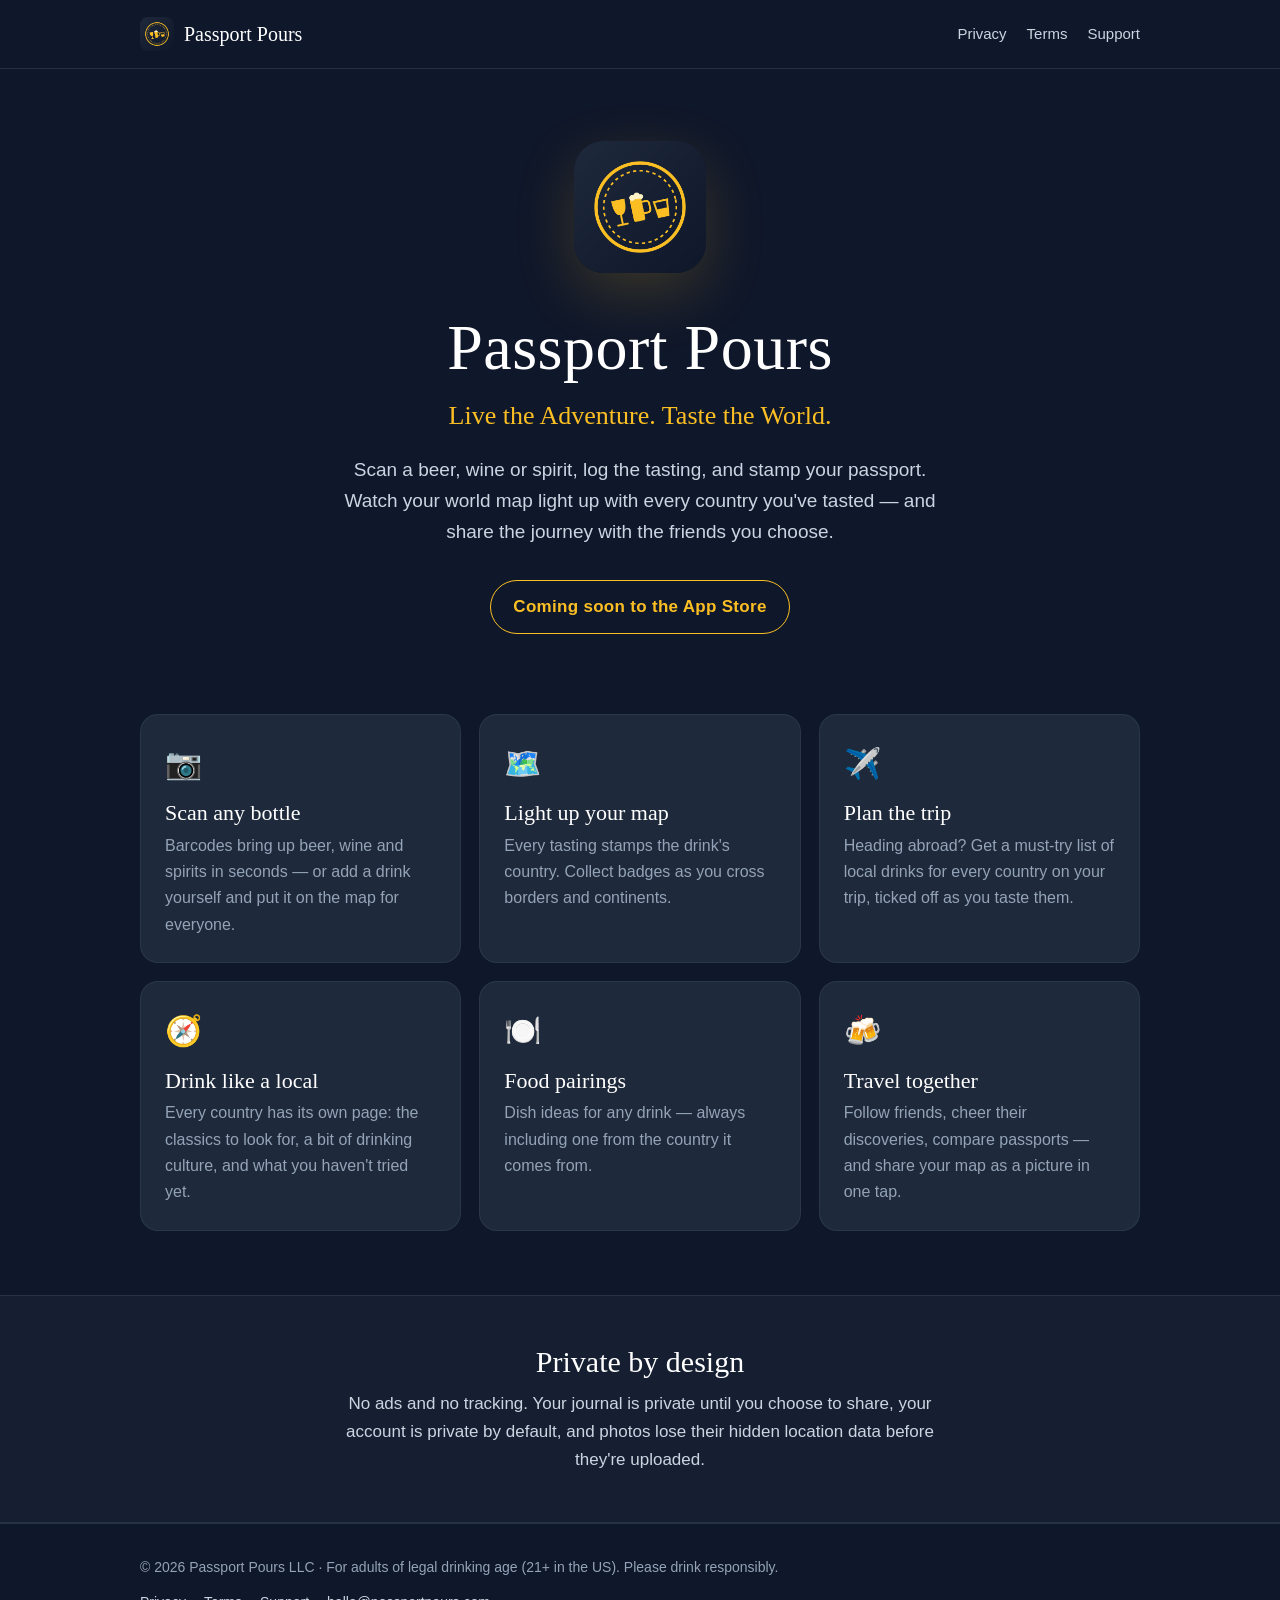
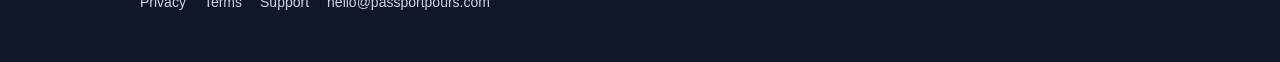
<file: index.html>
<!doctype html>
<html lang="en">
<head>
  <meta charset="utf-8" />
  <meta name="viewport" content="width=device-width, initial-scale=1" />
  <title>Passport Pours — Live the Adventure. Taste the World.</title>
  <meta name="description" content="Scan beer, wine and spirits, keep a tasting journal, and light up your world map. Coming soon to the App Store." />
  <meta name="theme-color" content="#0f172a" />
  
  <link rel="icon" href="/favicon.png" />
  <link rel="apple-touch-icon" href="/icon.png" />
  <link rel="stylesheet" href="/styles.css" />
</head>
<body>
  
  <header class="site-header">
    <div class="wrap">
      <a class="brand" href="/"><img src="/icon.png" alt="" width="34" height="34" />Passport Pours</a>
      <nav class="nav" aria-label="Main">
        <a href="/privacy/">Privacy</a>
        <a href="/terms/" class="hide-sm">Terms</a>
        <a href="/support/">Support</a>
      </nav>
    </div>
  </header>
  <main>
<section class="hero wrap">
  <img class="icon" src="/icon.png" alt="Passport Pours app icon: a gold passport stamp with a wine glass, beer mug and tumbler" width="132" height="132" />
  <h1>Passport Pours</h1>
  <p class="slogan">Live the Adventure. Taste the World.</p>
  <p class="lede">
    Scan a beer, wine or spirit, log the tasting, and stamp your passport. Watch your world map light up with every
    country you've tasted — and share the journey with the friends you choose.
  </p>
  <span class="badge-soon">Coming soon to the App Store</span>
</section>

<section class="wrap features" aria-label="Features">
  <div class="card">
    <div class="emoji">📷</div>
    <h3>Scan any bottle</h3>
    <p>Barcodes bring up beer, wine and spirits in seconds — or add a drink yourself and put it on the map for everyone.</p>
  </div>
  <div class="card">
    <div class="emoji">🗺️</div>
    <h3>Light up your map</h3>
    <p>Every tasting stamps the drink's country. Collect badges as you cross borders and continents.</p>
  </div>
  <div class="card">
    <div class="emoji">✈️</div>
    <h3>Plan the trip</h3>
    <p>Heading abroad? Get a must-try list of local drinks for every country on your trip, ticked off as you taste them.</p>
  </div>
  <div class="card">
    <div class="emoji">🧭</div>
    <h3>Drink like a local</h3>
    <p>Every country has its own page: the classics to look for, a bit of drinking culture, and what you haven't tried yet.</p>
  </div>
  <div class="card">
    <div class="emoji">🍽️</div>
    <h3>Food pairings</h3>
    <p>Dish ideas for any drink — always including one from the country it comes from.</p>
  </div>
  <div class="card">
    <div class="emoji">🍻</div>
    <h3>Travel together</h3>
    <p>Follow friends, cheer their discoveries, compare passports — and share your map as a picture in one tap.</p>
  </div>
</section>

<section class="band">
  <div class="wrap">
    <h2>Private by design</h2>
    <p>
      No ads and no tracking. Your journal is private until you choose to share, your account is private by default, and
      photos lose their hidden location data before they're uploaded.
    </p>
  </div>
</section>

  </main>
  <footer class="site-footer">
    <div class="wrap">
      <div>© 2026 Passport Pours LLC · For adults of legal drinking age (21+ in the US). Please drink responsibly.</div>
      <nav aria-label="Footer">
        <a href="/privacy/">Privacy</a>
        <a href="/terms/">Terms</a>
        <a href="/support/">Support</a>
        <a href="mailto:hello@passportpours.com">hello@passportpours.com</a>
      </nav>
    </div>
  </footer>
</body>
</html>
</file>
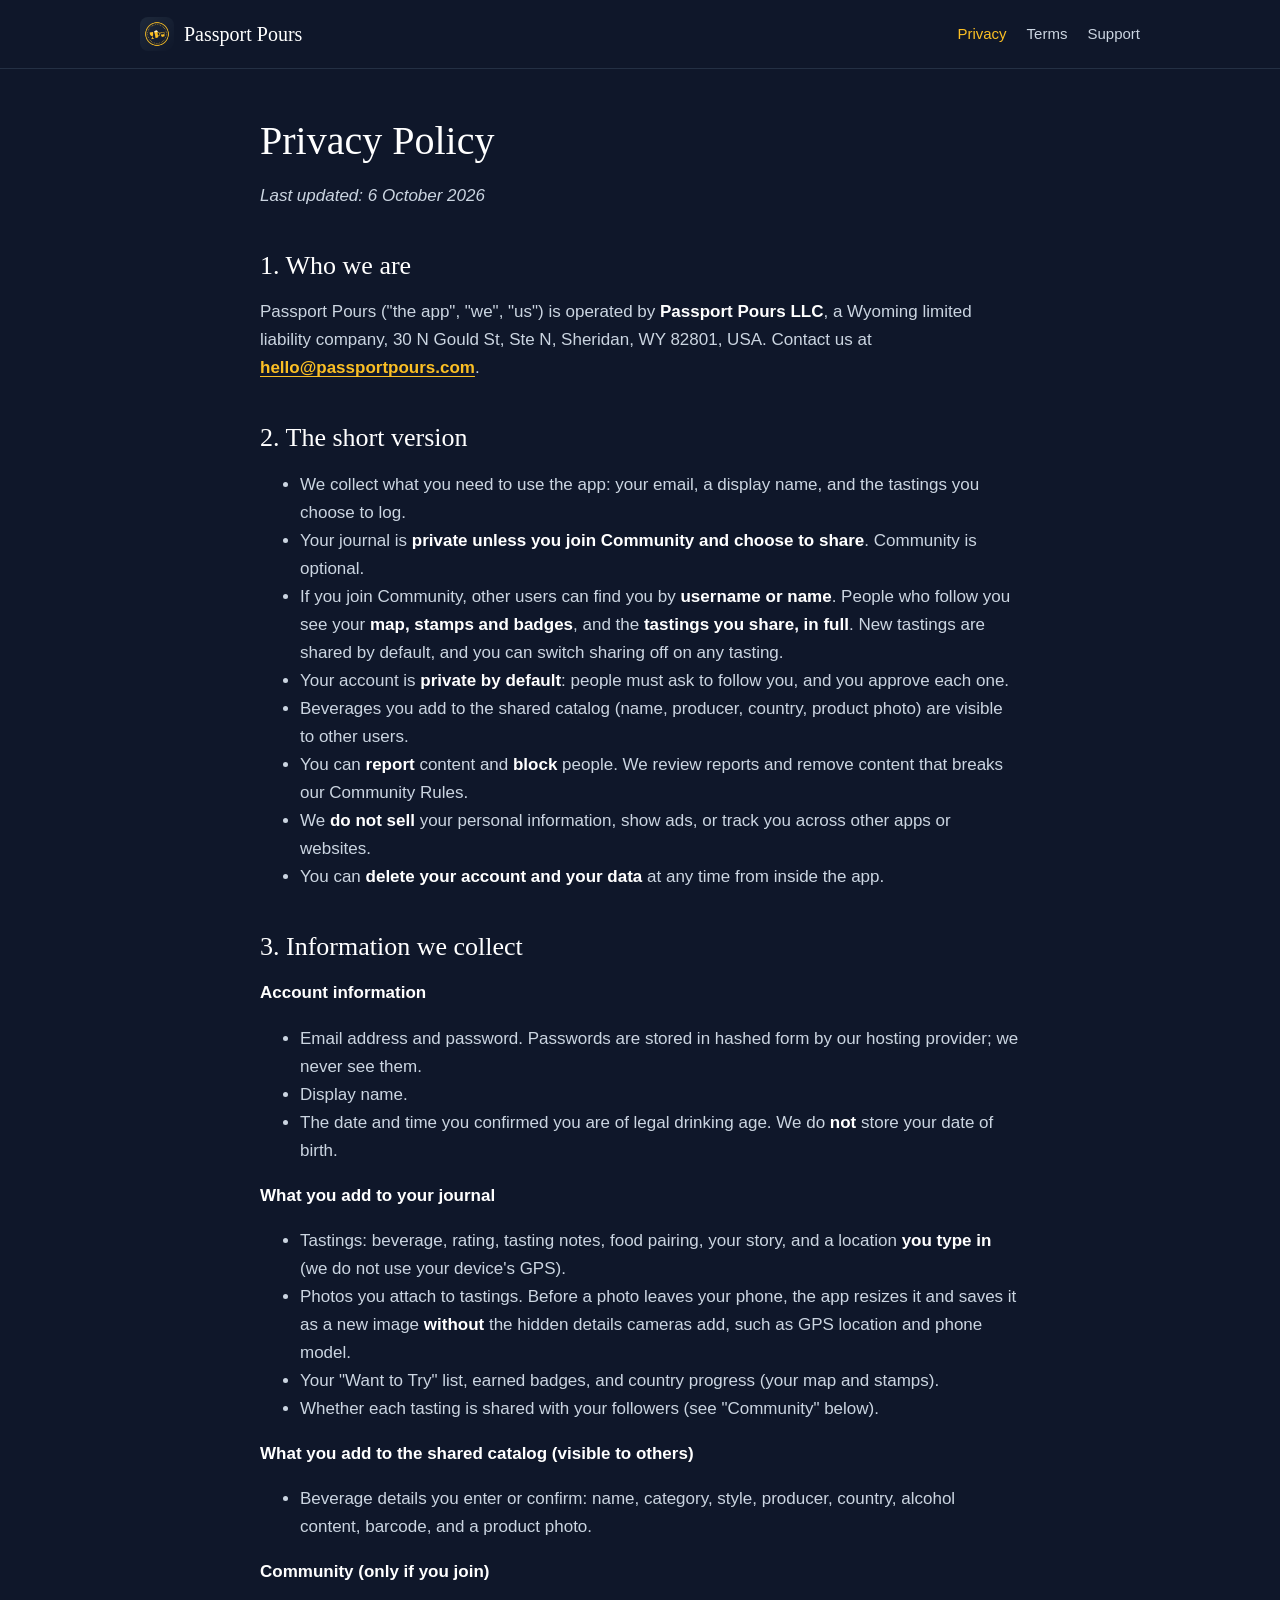
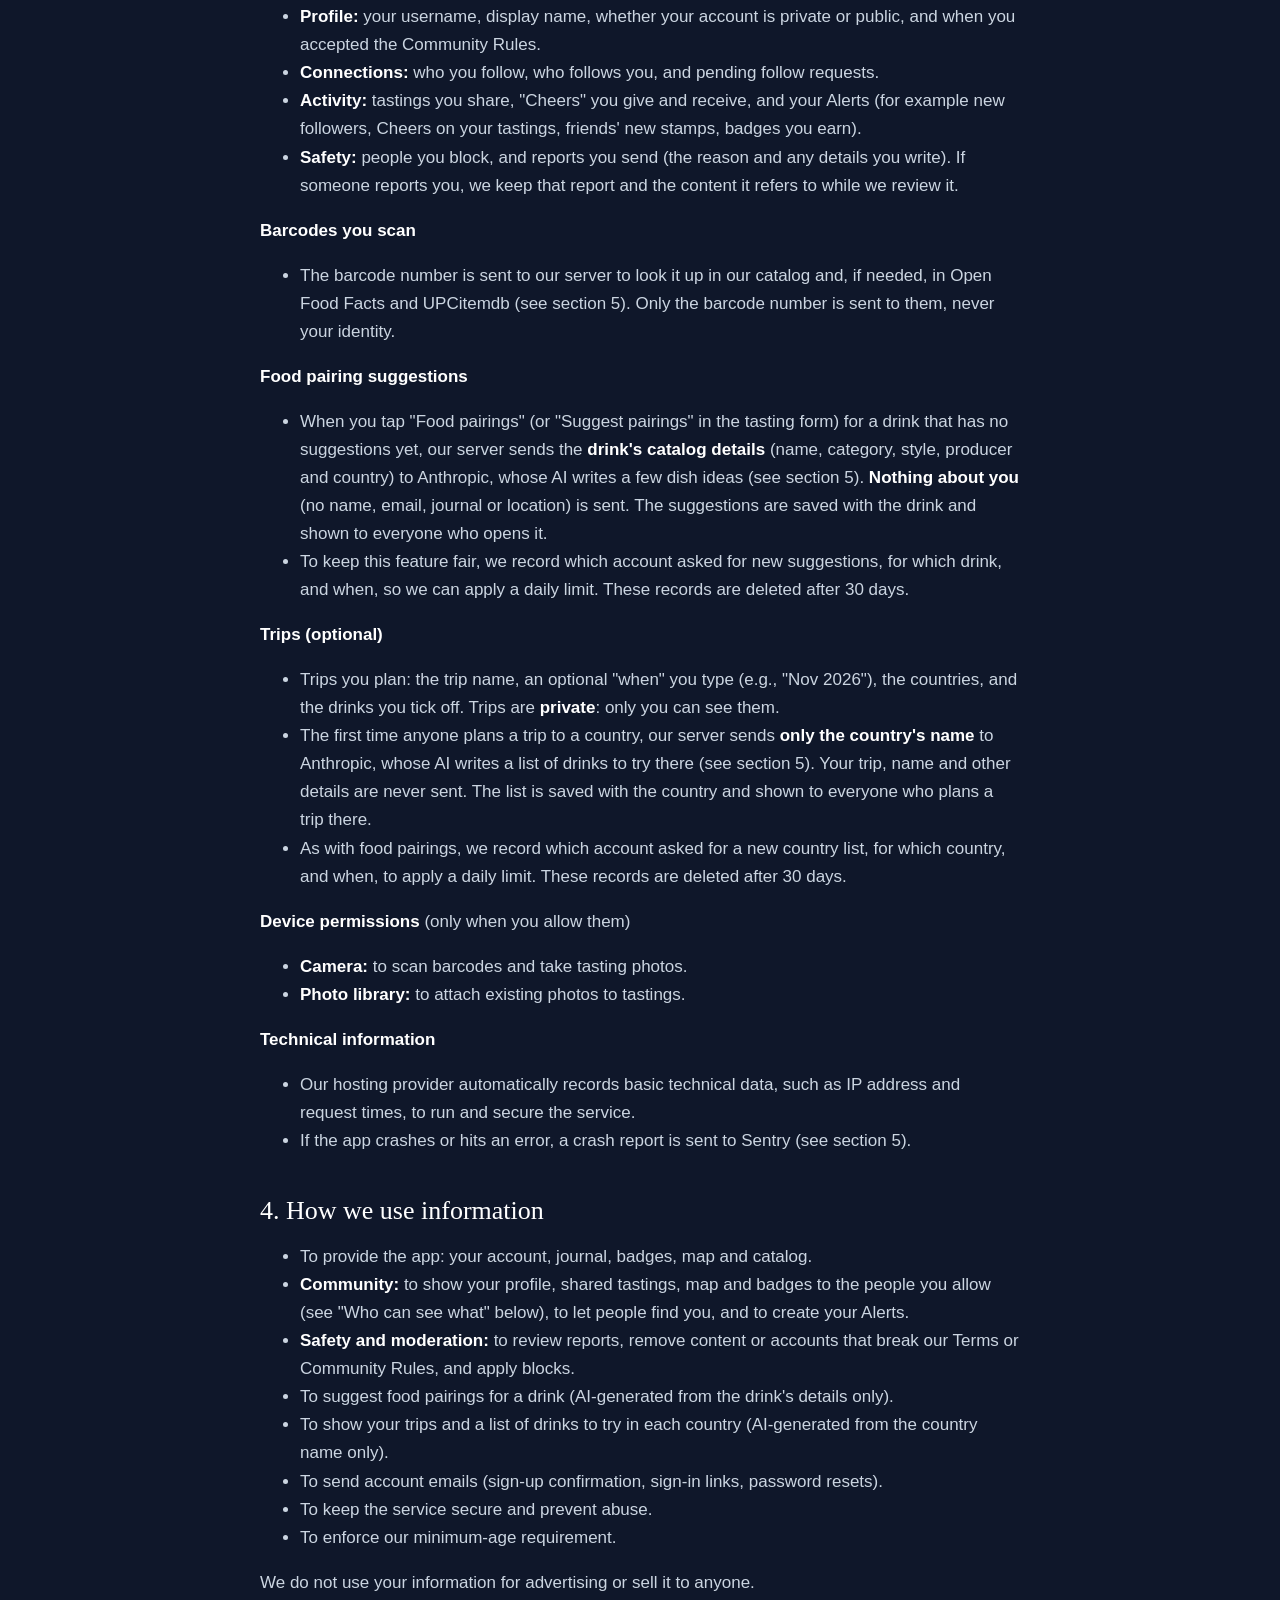
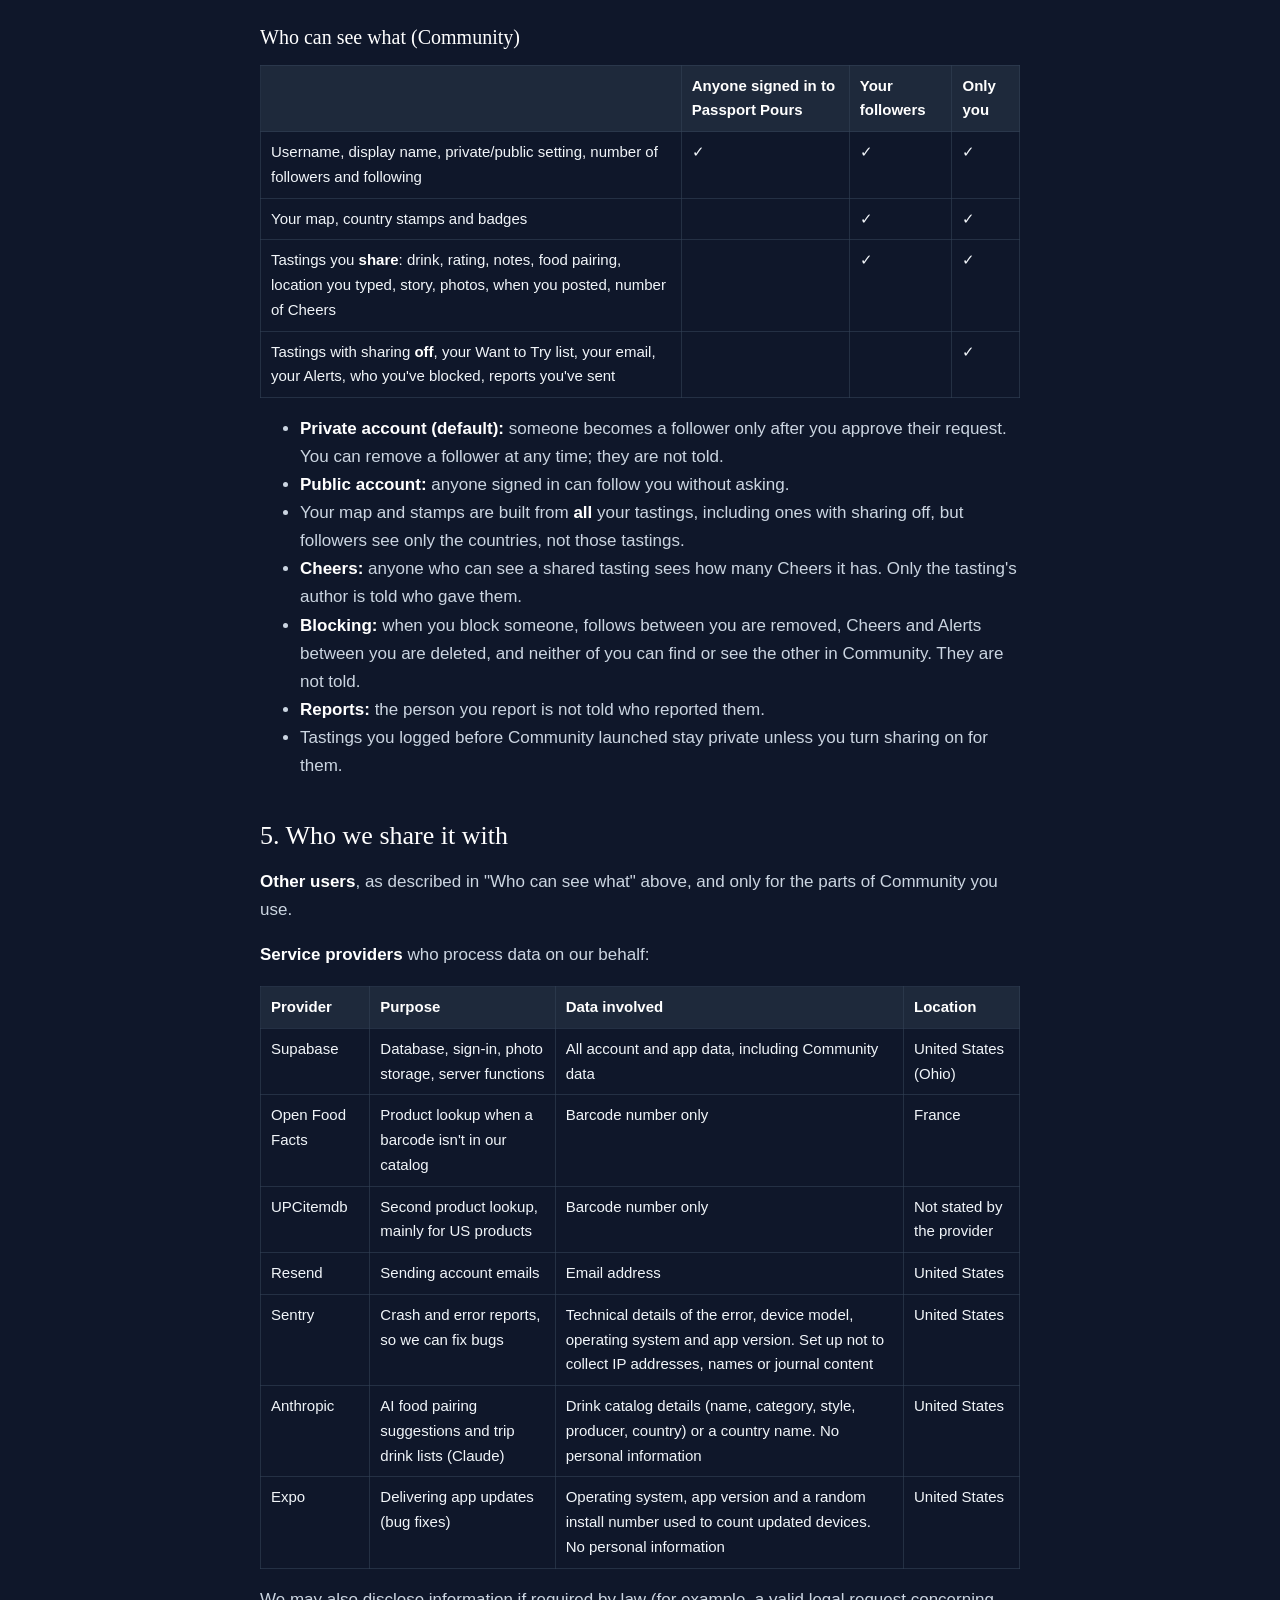
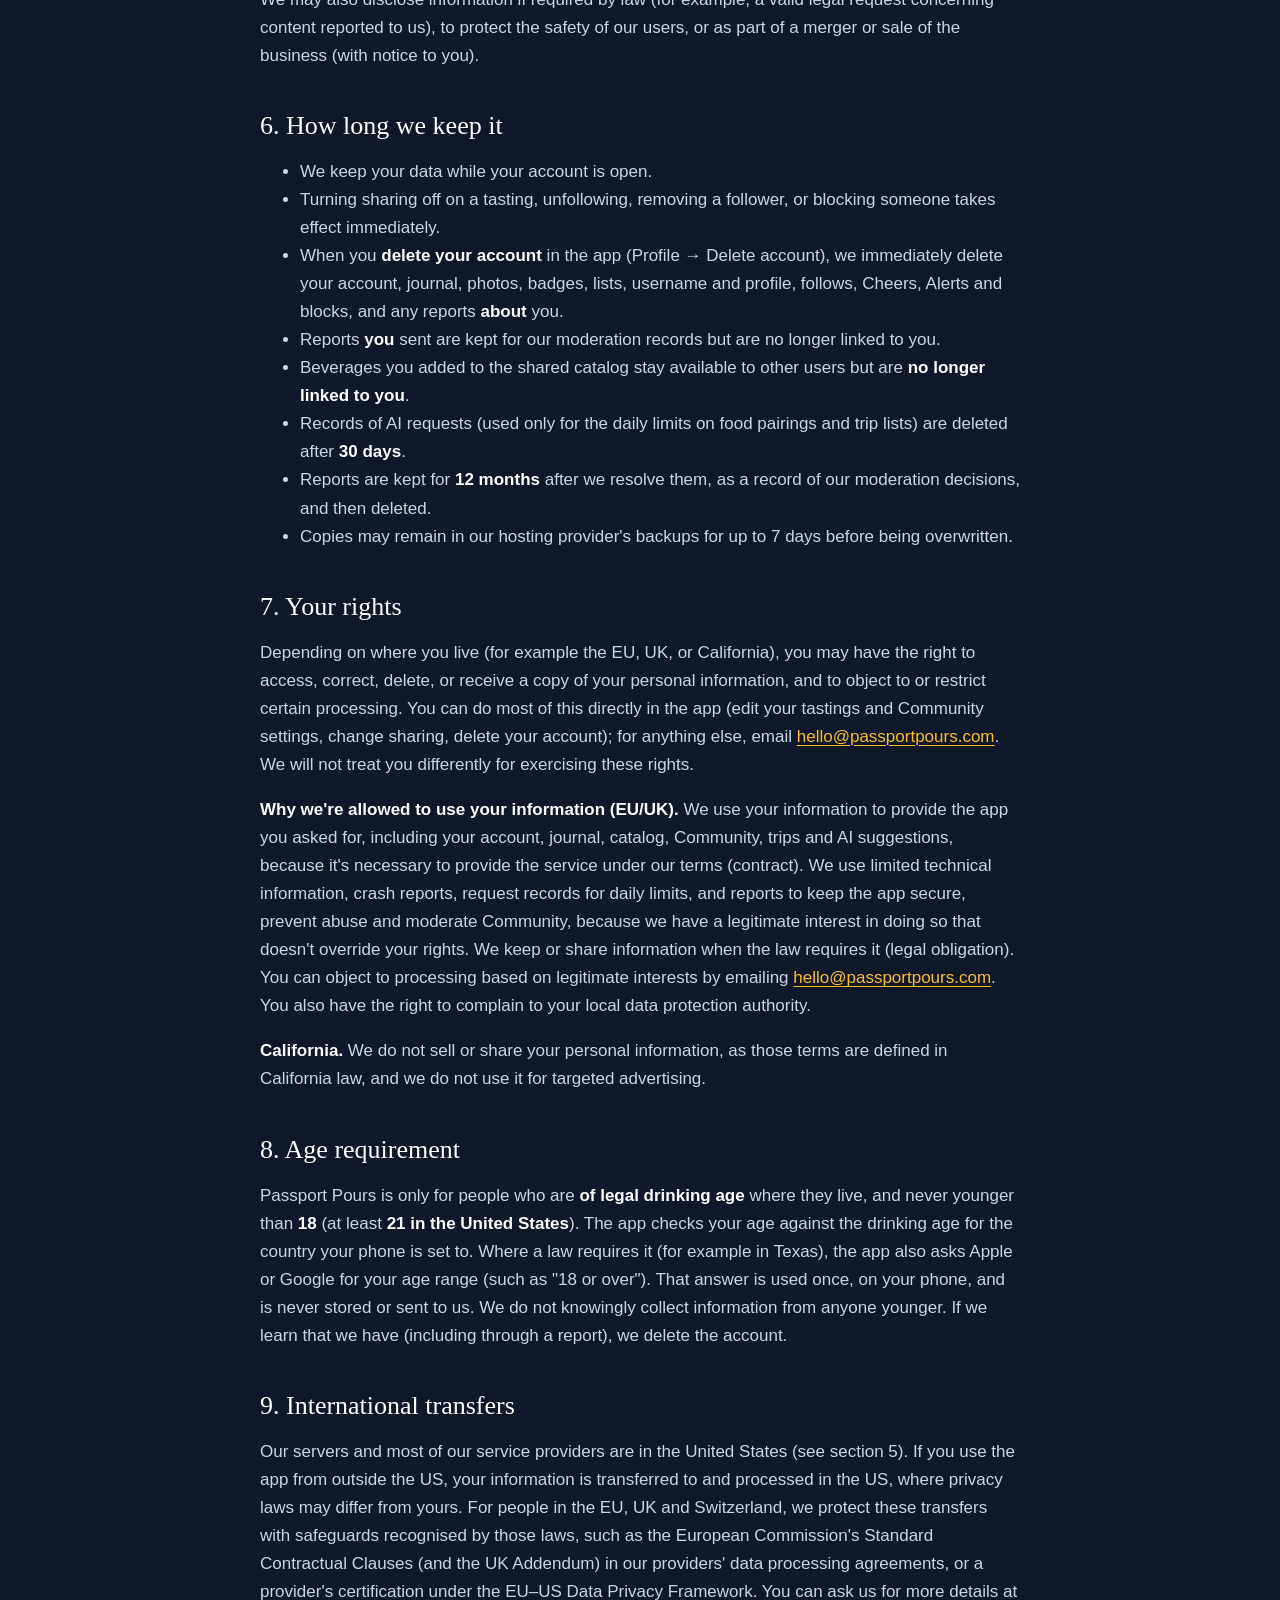
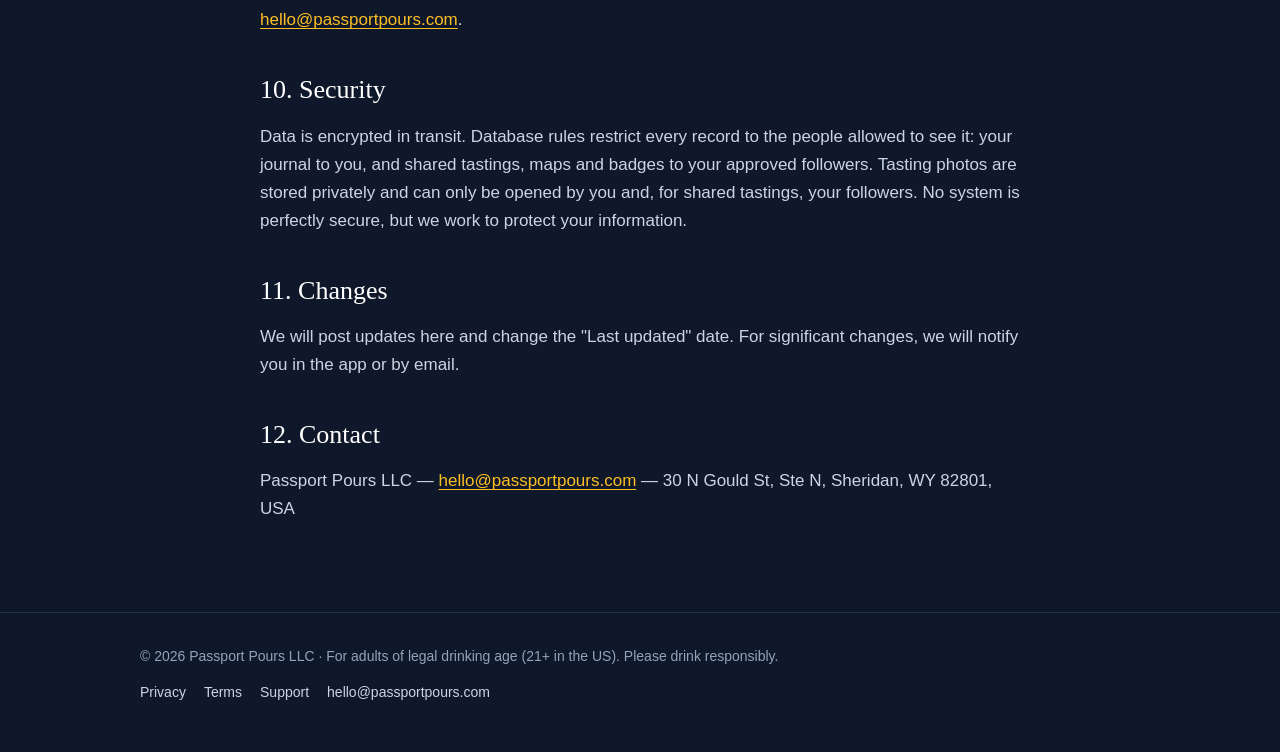
<file: privacy/index.html>
<!doctype html>
<html lang="en">
<head>
  <meta charset="utf-8" />
  <meta name="viewport" content="width=device-width, initial-scale=1" />
  <title>Privacy Policy — Passport Pours</title>
  <meta name="description" content="Passport Pours Privacy Policy." />
  <meta name="theme-color" content="#0f172a" />
  
  <link rel="icon" href="/favicon.png" />
  <link rel="apple-touch-icon" href="/icon.png" />
  <link rel="stylesheet" href="/styles.css" />
</head>
<body>
  
  <header class="site-header">
    <div class="wrap">
      <a class="brand" href="/"><img src="/icon.png" alt="" width="34" height="34" />Passport Pours</a>
      <nav class="nav" aria-label="Main">
        <a href="/privacy/" aria-current="page">Privacy</a>
        <a href="/terms/" class="hide-sm">Terms</a>
        <a href="/support/">Support</a>
      </nav>
    </div>
  </header>
  <main>
<article class="doc wrap narrow">
<h1>Privacy Policy</h1>
<p><em>Last updated: 6 October 2026</em></p>
<h2>1. Who we are</h2>
<p>Passport Pours (&quot;the app&quot;, &quot;we&quot;, &quot;us&quot;) is operated by <strong>Passport Pours LLC</strong>, a Wyoming limited liability company, 30 N Gould St, Ste N, Sheridan, WY 82801, USA. Contact us at <strong><a href="mailto:hello@passportpours.com">hello@passportpours.com</a></strong>.</p>
<h2>2. The short version</h2>
<ul>
<li>We collect what you need to use the app: your email, a display name, and the tastings you choose to log.</li>
<li>Your journal is <strong>private unless you join Community and choose to share</strong>. Community is optional.</li>
<li>If you join Community, other users can find you by <strong>username or name</strong>. People who follow you see your <strong>map, stamps and badges</strong>, and the <strong>tastings you share, in full</strong>. New tastings are shared by default, and you can switch sharing off on any tasting.</li>
<li>Your account is <strong>private by default</strong>: people must ask to follow you, and you approve each one.</li>
<li>Beverages you add to the shared catalog (name, producer, country, product photo) are visible to other users.</li>
<li>You can <strong>report</strong> content and <strong>block</strong> people. We review reports and remove content that breaks our Community Rules.</li>
<li>We <strong>do not sell</strong> your personal information, show ads, or track you across other apps or websites.</li>
<li>You can <strong>delete your account and your data</strong> at any time from inside the app.</li>
</ul>
<h2>3. Information we collect</h2>
<p><strong>Account information</strong></p>
<ul>
<li>Email address and password. Passwords are stored in hashed form by our hosting provider; we never see them.</li>
<li>Display name.</li>
<li>The date and time you confirmed you are of legal drinking age. We do <strong>not</strong> store your date of birth.</li>
</ul>
<p><strong>What you add to your journal</strong></p>
<ul>
<li>Tastings: beverage, rating, tasting notes, food pairing, your story, and a location <strong>you type in</strong> (we do not use your device&#39;s GPS).</li>
<li>Photos you attach to tastings. Before a photo leaves your phone, the app resizes it and saves it as a new image <strong>without</strong> the hidden details cameras add, such as GPS location and phone model.</li>
<li>Your &quot;Want to Try&quot; list, earned badges, and country progress (your map and stamps).</li>
<li>Whether each tasting is shared with your followers (see &quot;Community&quot; below).</li>
</ul>
<p><strong>What you add to the shared catalog (visible to others)</strong></p>
<ul>
<li>Beverage details you enter or confirm: name, category, style, producer, country, alcohol content, barcode, and a product photo.</li>
</ul>
<p><strong>Community (only if you join)</strong></p>
<ul>
<li><strong>Profile:</strong> your username, display name, whether your account is private or public, and when you accepted the Community Rules.</li>
<li><strong>Connections:</strong> who you follow, who follows you, and pending follow requests.</li>
<li><strong>Activity:</strong> tastings you share, &quot;Cheers&quot; you give and receive, and your Alerts (for example new followers, Cheers on your tastings, friends&#39; new stamps, badges you earn).</li>
<li><strong>Safety:</strong> people you block, and reports you send (the reason and any details you write). If someone reports you, we keep that report and the content it refers to while we review it.</li>
</ul>
<p><strong>Barcodes you scan</strong></p>
<ul>
<li>The barcode number is sent to our server to look it up in our catalog and, if needed, in Open Food Facts and UPCitemdb (see section 5). Only the barcode number is sent to them, never your identity.</li>
</ul>
<p><strong>Food pairing suggestions</strong></p>
<ul>
<li>When you tap &quot;Food pairings&quot; (or &quot;Suggest pairings&quot; in the tasting form) for a drink that has no suggestions yet, our server sends the <strong>drink&#39;s catalog details</strong> (name, category, style, producer and country) to Anthropic, whose AI writes a few dish ideas (see section 5). <strong>Nothing about you</strong> (no name, email, journal or location) is sent. The suggestions are saved with the drink and shown to everyone who opens it.</li>
<li>To keep this feature fair, we record which account asked for new suggestions, for which drink, and when, so we can apply a daily limit. These records are deleted after 30 days.</li>
</ul>
<p><strong>Trips (optional)</strong></p>
<ul>
<li>Trips you plan: the trip name, an optional &quot;when&quot; you type (e.g., &quot;Nov 2026&quot;), the countries, and the drinks you tick off. Trips are <strong>private</strong>: only you can see them.</li>
<li>The first time anyone plans a trip to a country, our server sends <strong>only the country&#39;s name</strong> to Anthropic, whose AI writes a list of drinks to try there (see section 5). Your trip, name and other details are never sent. The list is saved with the country and shown to everyone who plans a trip there.</li>
<li>As with food pairings, we record which account asked for a new country list, for which country, and when, to apply a daily limit. These records are deleted after 30 days.</li>
</ul>
<p><strong>Device permissions</strong> (only when you allow them)</p>
<ul>
<li><strong>Camera:</strong> to scan barcodes and take tasting photos.</li>
<li><strong>Photo library:</strong> to attach existing photos to tastings.</li>
</ul>
<p><strong>Technical information</strong></p>
<ul>
<li>Our hosting provider automatically records basic technical data, such as IP address and request times, to run and secure the service.</li>
<li>If the app crashes or hits an error, a crash report is sent to Sentry (see section 5).</li>
</ul>
<h2>4. How we use information</h2>
<ul>
<li>To provide the app: your account, journal, badges, map and catalog.</li>
<li><strong>Community:</strong> to show your profile, shared tastings, map and badges to the people you allow (see &quot;Who can see what&quot; below), to let people find you, and to create your Alerts.</li>
<li><strong>Safety and moderation:</strong> to review reports, remove content or accounts that break our Terms or Community Rules, and apply blocks.</li>
<li>To suggest food pairings for a drink (AI-generated from the drink&#39;s details only).</li>
<li>To show your trips and a list of drinks to try in each country (AI-generated from the country name only).</li>
<li>To send account emails (sign-up confirmation, sign-in links, password resets).</li>
<li>To keep the service secure and prevent abuse.</li>
<li>To enforce our minimum-age requirement.</li>
</ul>
<p>We do not use your information for advertising or sell it to anyone.</p>
<h3>Who can see what (Community)</h3>
<table>
<thead>
<tr>
<th></th>
<th>Anyone signed in to Passport Pours</th>
<th>Your followers</th>
<th>Only you</th>
</tr>
</thead>
<tbody><tr>
<td>Username, display name, private/public setting, number of followers and following</td>
<td>✓</td>
<td>✓</td>
<td>✓</td>
</tr>
<tr>
<td>Your map, country stamps and badges</td>
<td></td>
<td>✓</td>
<td>✓</td>
</tr>
<tr>
<td>Tastings you <strong>share</strong>: drink, rating, notes, food pairing, location you typed, story, photos, when you posted, number of Cheers</td>
<td></td>
<td>✓</td>
<td>✓</td>
</tr>
<tr>
<td>Tastings with sharing <strong>off</strong>, your Want to Try list, your email, your Alerts, who you&#39;ve blocked, reports you&#39;ve sent</td>
<td></td>
<td></td>
<td>✓</td>
</tr>
</tbody></table>
<ul>
<li><strong>Private account (default):</strong> someone becomes a follower only after you approve their request. You can remove a follower at any time; they are not told.</li>
<li><strong>Public account:</strong> anyone signed in can follow you without asking.</li>
<li>Your map and stamps are built from <strong>all</strong> your tastings, including ones with sharing off, but followers see only the countries, not those tastings.</li>
<li><strong>Cheers:</strong> anyone who can see a shared tasting sees how many Cheers it has. Only the tasting&#39;s author is told who gave them.</li>
<li><strong>Blocking:</strong> when you block someone, follows between you are removed, Cheers and Alerts between you are deleted, and neither of you can find or see the other in Community. They are not told.</li>
<li><strong>Reports:</strong> the person you report is not told who reported them.</li>
<li>Tastings you logged before Community launched stay private unless you turn sharing on for them.</li>
</ul>
<h2>5. Who we share it with</h2>
<p><strong>Other users</strong>, as described in &quot;Who can see what&quot; above, and only for the parts of Community you use.</p>
<p><strong>Service providers</strong> who process data on our behalf:</p>
<table>
<thead>
<tr>
<th>Provider</th>
<th>Purpose</th>
<th>Data involved</th>
<th>Location</th>
</tr>
</thead>
<tbody><tr>
<td>Supabase</td>
<td>Database, sign-in, photo storage, server functions</td>
<td>All account and app data, including Community data</td>
<td>United States (Ohio)</td>
</tr>
<tr>
<td>Open Food Facts</td>
<td>Product lookup when a barcode isn&#39;t in our catalog</td>
<td>Barcode number only</td>
<td>France</td>
</tr>
<tr>
<td>UPCitemdb</td>
<td>Second product lookup, mainly for US products</td>
<td>Barcode number only</td>
<td>Not stated by the provider</td>
</tr>
<tr>
<td>Resend</td>
<td>Sending account emails</td>
<td>Email address</td>
<td>United States</td>
</tr>
<tr>
<td>Sentry</td>
<td>Crash and error reports, so we can fix bugs</td>
<td>Technical details of the error, device model, operating system and app version. Set up not to collect IP addresses, names or journal content</td>
<td>United States</td>
</tr>
<tr>
<td>Anthropic</td>
<td>AI food pairing suggestions and trip drink lists (Claude)</td>
<td>Drink catalog details (name, category, style, producer, country) or a country name. No personal information</td>
<td>United States</td>
</tr>
<tr>
<td>Expo</td>
<td>Delivering app updates (bug fixes)</td>
<td>Operating system, app version and a random install number used to count updated devices. No personal information</td>
<td>United States</td>
</tr>
</tbody></table>
<p>We may also disclose information if required by law (for example, a valid legal request concerning content reported to us), to protect the safety of our users, or as part of a merger or sale of the business (with notice to you).</p>
<h2>6. How long we keep it</h2>
<ul>
<li>We keep your data while your account is open.</li>
<li>Turning sharing off on a tasting, unfollowing, removing a follower, or blocking someone takes effect immediately.</li>
<li>When you <strong>delete your account</strong> in the app (Profile → Delete account), we immediately delete your account, journal, photos, badges, lists, username and profile, follows, Cheers, Alerts and blocks, and any reports <strong>about</strong> you.</li>
<li>Reports <strong>you</strong> sent are kept for our moderation records but are no longer linked to you.</li>
<li>Beverages you added to the shared catalog stay available to other users but are <strong>no longer linked to you</strong>.</li>
<li>Records of AI requests (used only for the daily limits on food pairings and trip lists) are deleted after <strong>30 days</strong>.</li>
<li>Reports are kept for <strong>12 months</strong> after we resolve them, as a record of our moderation decisions, and then deleted.</li>
<li>Copies may remain in our hosting provider&#39;s backups for up to 7 days before being overwritten.</li>
</ul>
<h2>7. Your rights</h2>
<p>Depending on where you live (for example the EU, UK, or California), you may have the right to access, correct, delete, or receive a copy of your personal information, and to object to or restrict certain processing. You can do most of this directly in the app (edit your tastings and Community settings, change sharing, delete your account); for anything else, email <a href="mailto:hello@passportpours.com">hello@passportpours.com</a>. We will not treat you differently for exercising these rights.</p>
<p><strong>Why we&#39;re allowed to use your information (EU/UK).</strong> We use your information to provide the app you asked for, including your account, journal, catalog, Community, trips and AI suggestions, because it&#39;s necessary to provide the service under our terms (contract). We use limited technical information, crash reports, request records for daily limits, and reports to keep the app secure, prevent abuse and moderate Community, because we have a legitimate interest in doing so that doesn&#39;t override your rights. We keep or share information when the law requires it (legal obligation). You can object to processing based on legitimate interests by emailing <a href="mailto:hello@passportpours.com">hello@passportpours.com</a>. You also have the right to complain to your local data protection authority.</p>
<p><strong>California.</strong> We do not sell or share your personal information, as those terms are defined in California law, and we do not use it for targeted advertising.</p>
<h2>8. Age requirement</h2>
<p>Passport Pours is only for people who are <strong>of legal drinking age</strong> where they live, and never younger than <strong>18</strong> (at least <strong>21 in the United States</strong>). The app checks your age against the drinking age for the country your phone is set to. Where a law requires it (for example in Texas), the app also asks Apple or Google for your age range (such as &quot;18 or over&quot;). That answer is used once, on your phone, and is never stored or sent to us. We do not knowingly collect information from anyone younger. If we learn that we have (including through a report), we delete the account.</p>
<h2>9. International transfers</h2>
<p>Our servers and most of our service providers are in the United States (see section 5). If you use the app from outside the US, your information is transferred to and processed in the US, where privacy laws may differ from yours. For people in the EU, UK and Switzerland, we protect these transfers with safeguards recognised by those laws, such as the European Commission&#39;s Standard Contractual Clauses (and the UK Addendum) in our providers&#39; data processing agreements, or a provider&#39;s certification under the EU–US Data Privacy Framework. You can ask us for more details at <a href="mailto:hello@passportpours.com">hello@passportpours.com</a>.</p>
<h2>10. Security</h2>
<p>Data is encrypted in transit. Database rules restrict every record to the people allowed to see it: your journal to you, and shared tastings, maps and badges to your approved followers. Tasting photos are stored privately and can only be opened by you and, for shared tastings, your followers. No system is perfectly secure, but we work to protect your information.</p>
<h2>11. Changes</h2>
<p>We will post updates here and change the &quot;Last updated&quot; date. For significant changes, we will notify you in the app or by email.</p>
<h2>12. Contact</h2>
<p>Passport Pours LLC — <a href="mailto:hello@passportpours.com">hello@passportpours.com</a> — 30 N Gould St, Ste N, Sheridan, WY 82801, USA</p>

</article>
  </main>
  <footer class="site-footer">
    <div class="wrap">
      <div>© 2026 Passport Pours LLC · For adults of legal drinking age (21+ in the US). Please drink responsibly.</div>
      <nav aria-label="Footer">
        <a href="/privacy/">Privacy</a>
        <a href="/terms/">Terms</a>
        <a href="/support/">Support</a>
        <a href="mailto:hello@passportpours.com">hello@passportpours.com</a>
      </nav>
    </div>
  </footer>
</body>
</html>
</file>
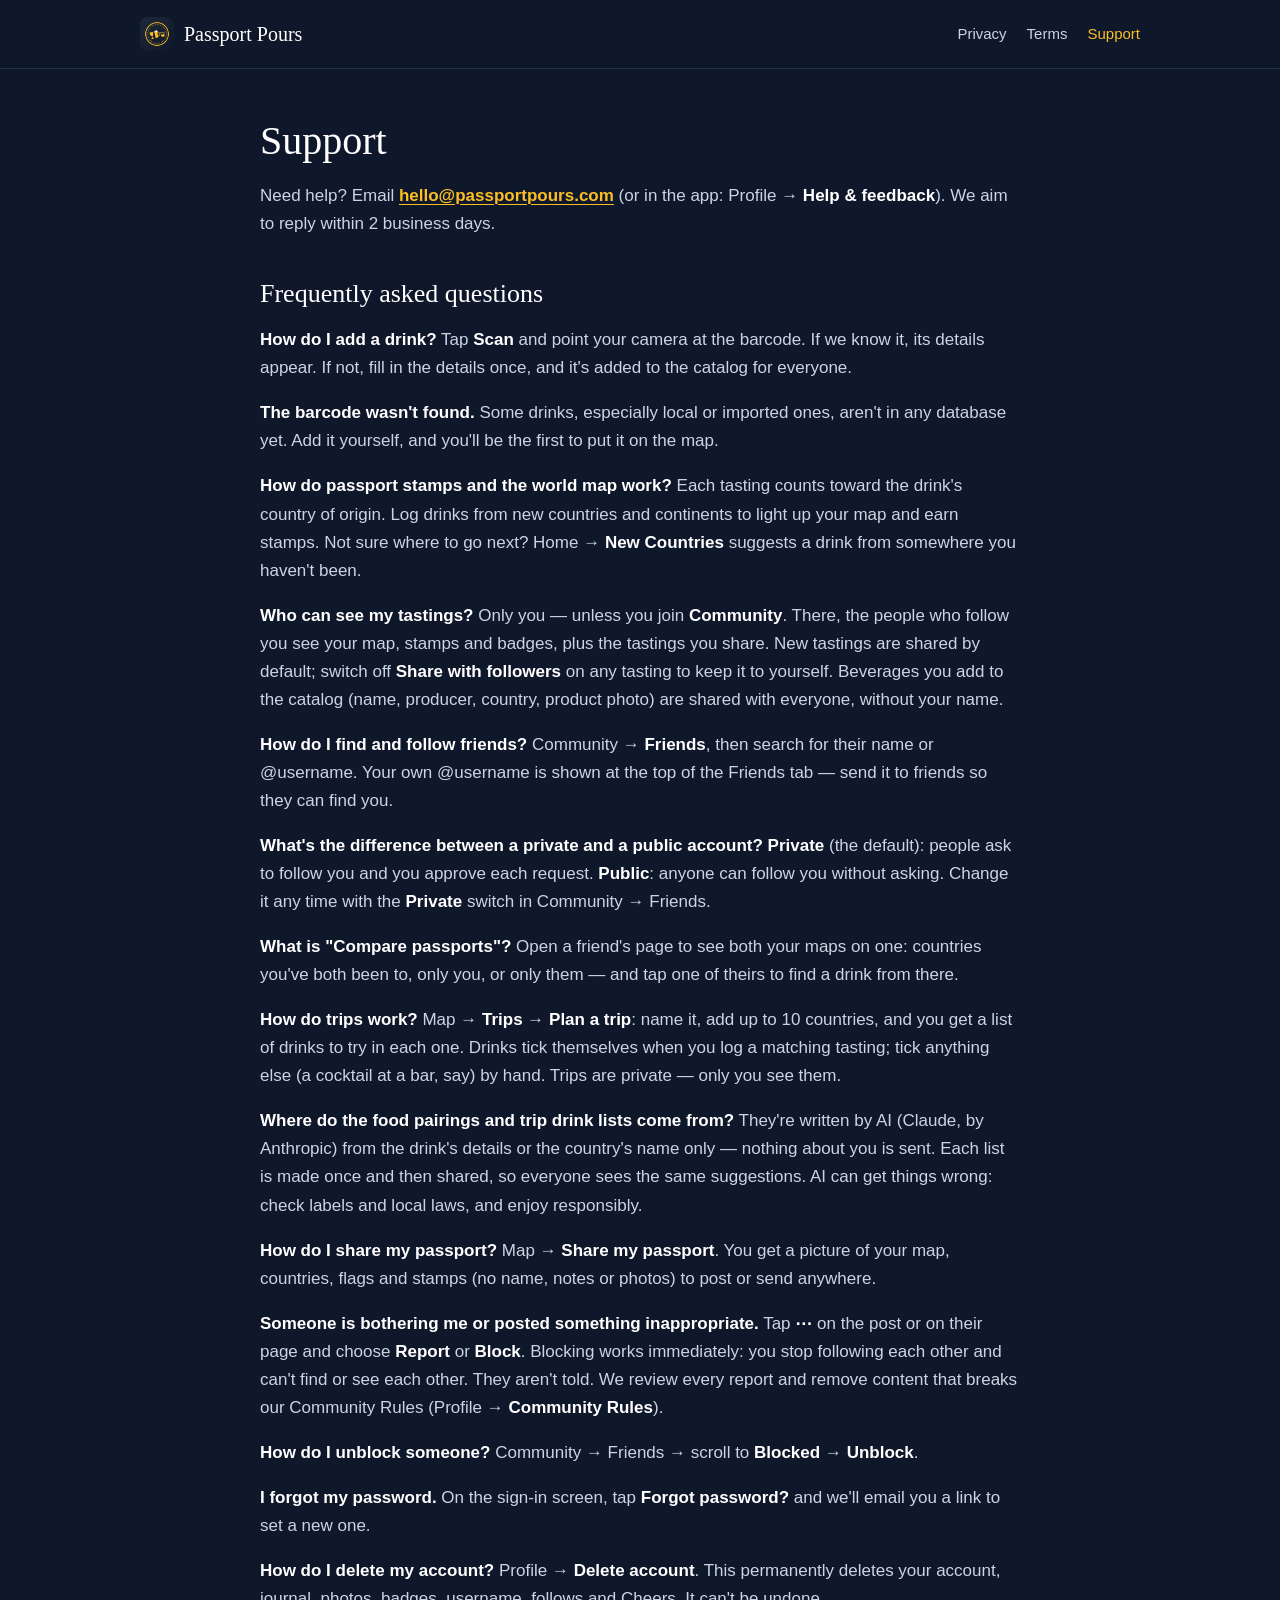
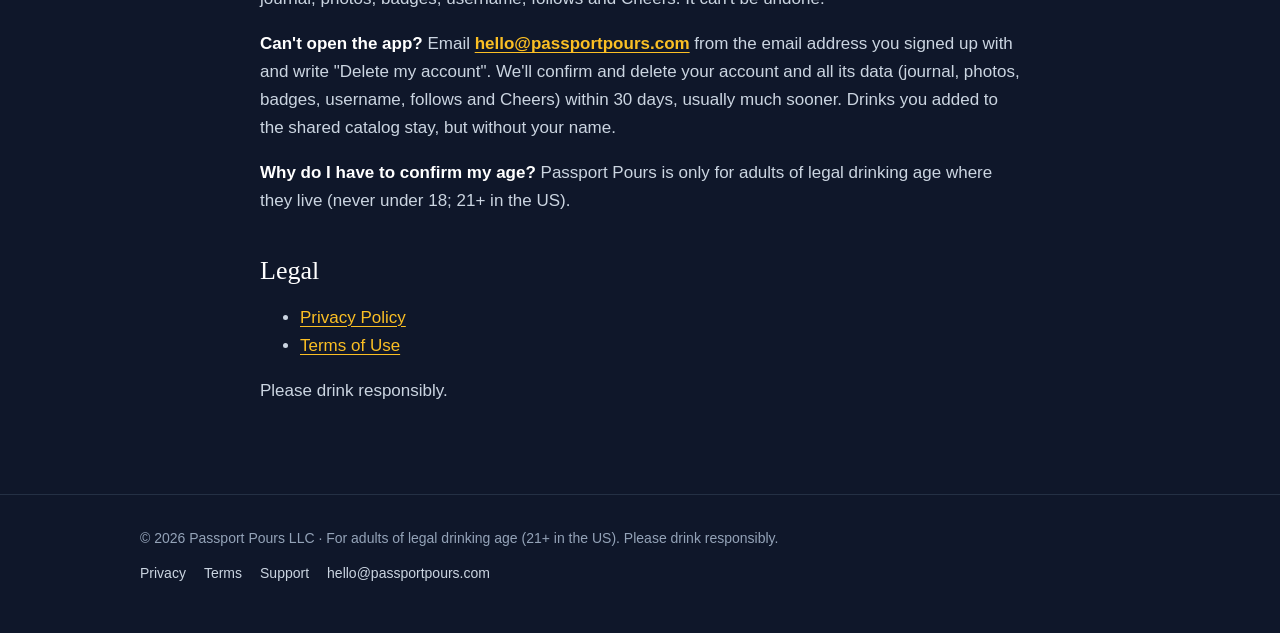
<file: support/index.html>
<!doctype html>
<html lang="en">
<head>
  <meta charset="utf-8" />
  <meta name="viewport" content="width=device-width, initial-scale=1" />
  <title>Support — Passport Pours</title>
  <meta name="description" content="Passport Pours Support." />
  <meta name="theme-color" content="#0f172a" />
  
  <link rel="icon" href="/favicon.png" />
  <link rel="apple-touch-icon" href="/icon.png" />
  <link rel="stylesheet" href="/styles.css" />
</head>
<body>
  
  <header class="site-header">
    <div class="wrap">
      <a class="brand" href="/"><img src="/icon.png" alt="" width="34" height="34" />Passport Pours</a>
      <nav class="nav" aria-label="Main">
        <a href="/privacy/">Privacy</a>
        <a href="/terms/" class="hide-sm">Terms</a>
        <a href="/support/" aria-current="page">Support</a>
      </nav>
    </div>
  </header>
  <main>
<article class="doc wrap narrow">
<h1>Support</h1>
<p>Need help? Email <strong><a href="mailto:hello@passportpours.com">hello@passportpours.com</a></strong> (or in the app: Profile → <strong>Help &amp; feedback</strong>). We aim to reply within 2 business days.</p>
<h2>Frequently asked questions</h2>
<p><strong>How do I add a drink?</strong>
Tap <strong>Scan</strong> and point your camera at the barcode. If we know it, its details appear. If not, fill in the details once, and it&#39;s added to the catalog for everyone.</p>
<p><strong>The barcode wasn&#39;t found.</strong>
Some drinks, especially local or imported ones, aren&#39;t in any database yet. Add it yourself, and you&#39;ll be the first to put it on the map.</p>
<p><strong>How do passport stamps and the world map work?</strong>
Each tasting counts toward the drink&#39;s country of origin. Log drinks from new countries and continents to light up your map and earn stamps. Not sure where to go next? Home → <strong>New Countries</strong> suggests a drink from somewhere you haven&#39;t been.</p>
<p><strong>Who can see my tastings?</strong>
Only you — unless you join <strong>Community</strong>. There, the people who follow you see your map, stamps and badges, plus the tastings you share. New tastings are shared by default; switch off <strong>Share with followers</strong> on any tasting to keep it to yourself. Beverages you add to the catalog (name, producer, country, product photo) are shared with everyone, without your name.</p>
<p><strong>How do I find and follow friends?</strong>
Community → <strong>Friends</strong>, then search for their name or @username. Your own @username is shown at the top of the Friends tab — send it to friends so they can find you.</p>
<p><strong>What&#39;s the difference between a private and a public account?</strong>
<strong>Private</strong> (the default): people ask to follow you and you approve each request. <strong>Public</strong>: anyone can follow you without asking. Change it any time with the <strong>Private</strong> switch in Community → Friends.</p>
<p><strong>What is &quot;Compare passports&quot;?</strong>
Open a friend&#39;s page to see both your maps on one: countries you&#39;ve both been to, only you, or only them — and tap one of theirs to find a drink from there.</p>
<p><strong>How do trips work?</strong>
Map → <strong>Trips</strong> → <strong>Plan a trip</strong>: name it, add up to 10 countries, and you get a list of drinks to try in each one. Drinks tick themselves when you log a matching tasting; tick anything else (a cocktail at a bar, say) by hand. Trips are private — only you see them.</p>
<p><strong>Where do the food pairings and trip drink lists come from?</strong>
They&#39;re written by AI (Claude, by Anthropic) from the drink&#39;s details or the country&#39;s name only — nothing about you is sent. Each list is made once and then shared, so everyone sees the same suggestions. AI can get things wrong: check labels and local laws, and enjoy responsibly.</p>
<p><strong>How do I share my passport?</strong>
Map → <strong>Share my passport</strong>. You get a picture of your map, countries, flags and stamps (no name, notes or photos) to post or send anywhere.</p>
<p><strong>Someone is bothering me or posted something inappropriate.</strong>
Tap <strong>⋯</strong> on the post or on their page and choose <strong>Report</strong> or <strong>Block</strong>. Blocking works immediately: you stop following each other and can&#39;t find or see each other. They aren&#39;t told. We review every report and remove content that breaks our Community Rules (Profile → <strong>Community Rules</strong>).</p>
<p><strong>How do I unblock someone?</strong>
Community → Friends → scroll to <strong>Blocked</strong> → <strong>Unblock</strong>.</p>
<p><strong>I forgot my password.</strong>
On the sign-in screen, tap <strong>Forgot password?</strong> and we&#39;ll email you a link to set a new one.</p>
<p><strong>How do I delete my account?</strong>
Profile → <strong>Delete account</strong>. This permanently deletes your account, journal, photos, badges, username, follows and Cheers. It can&#39;t be undone.</p>
<p><strong>Can&#39;t open the app?</strong> Email <strong><a href="mailto:hello@passportpours.com">hello@passportpours.com</a></strong> from the email address you signed up with and write &quot;Delete my account&quot;. We&#39;ll confirm and delete your account and all its data (journal, photos, badges, username, follows and Cheers) within 30 days, usually much sooner. Drinks you added to the shared catalog stay, but without your name.</p>
<p><strong>Why do I have to confirm my age?</strong>
Passport Pours is only for adults of legal drinking age where they live (never under 18; 21+ in the US).</p>
<h2>Legal</h2>
<ul>
<li><a href="/privacy">Privacy Policy</a></li>
<li><a href="/terms">Terms of Use</a></li>
</ul>
<p>Please drink responsibly.</p>

</article>
  </main>
  <footer class="site-footer">
    <div class="wrap">
      <div>© 2026 Passport Pours LLC · For adults of legal drinking age (21+ in the US). Please drink responsibly.</div>
      <nav aria-label="Footer">
        <a href="/privacy/">Privacy</a>
        <a href="/terms/">Terms</a>
        <a href="/support/">Support</a>
        <a href="mailto:hello@passportpours.com">hello@passportpours.com</a>
      </nav>
    </div>
  </footer>
</body>
</html>
</file>
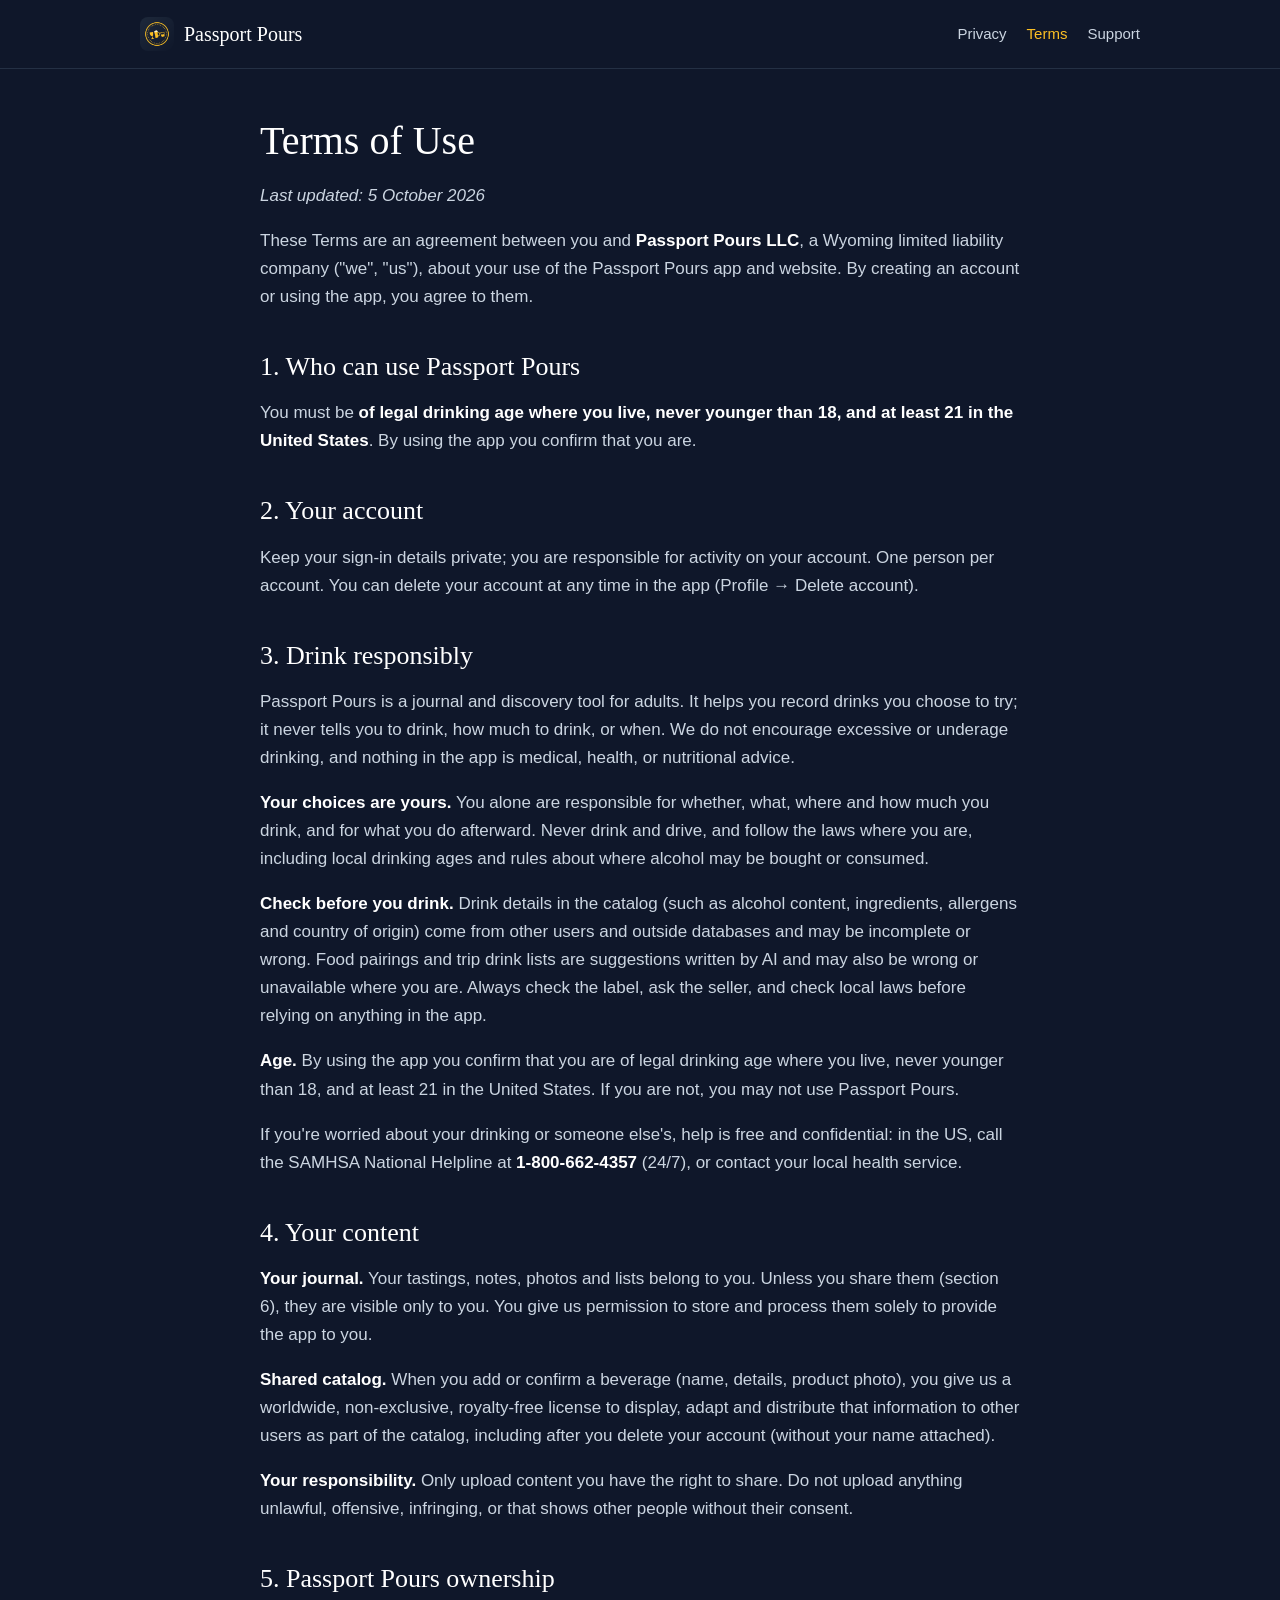
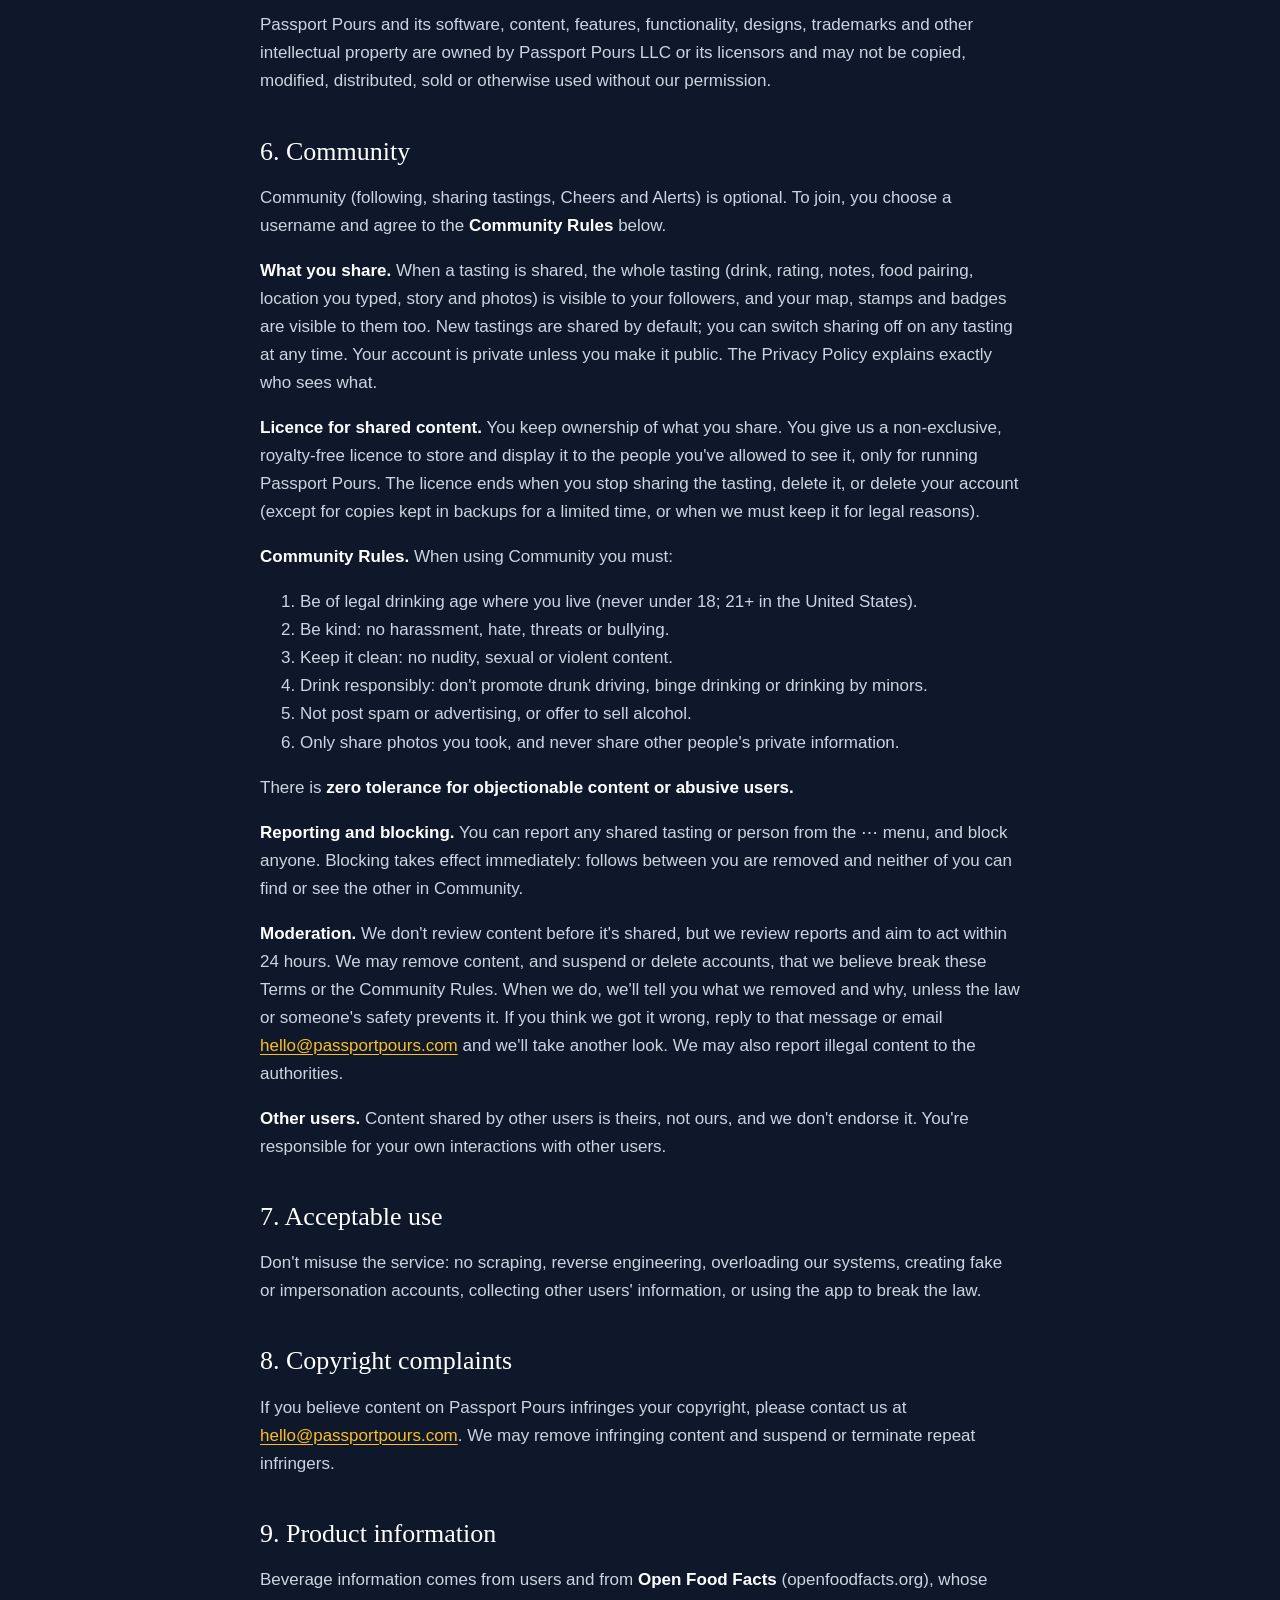
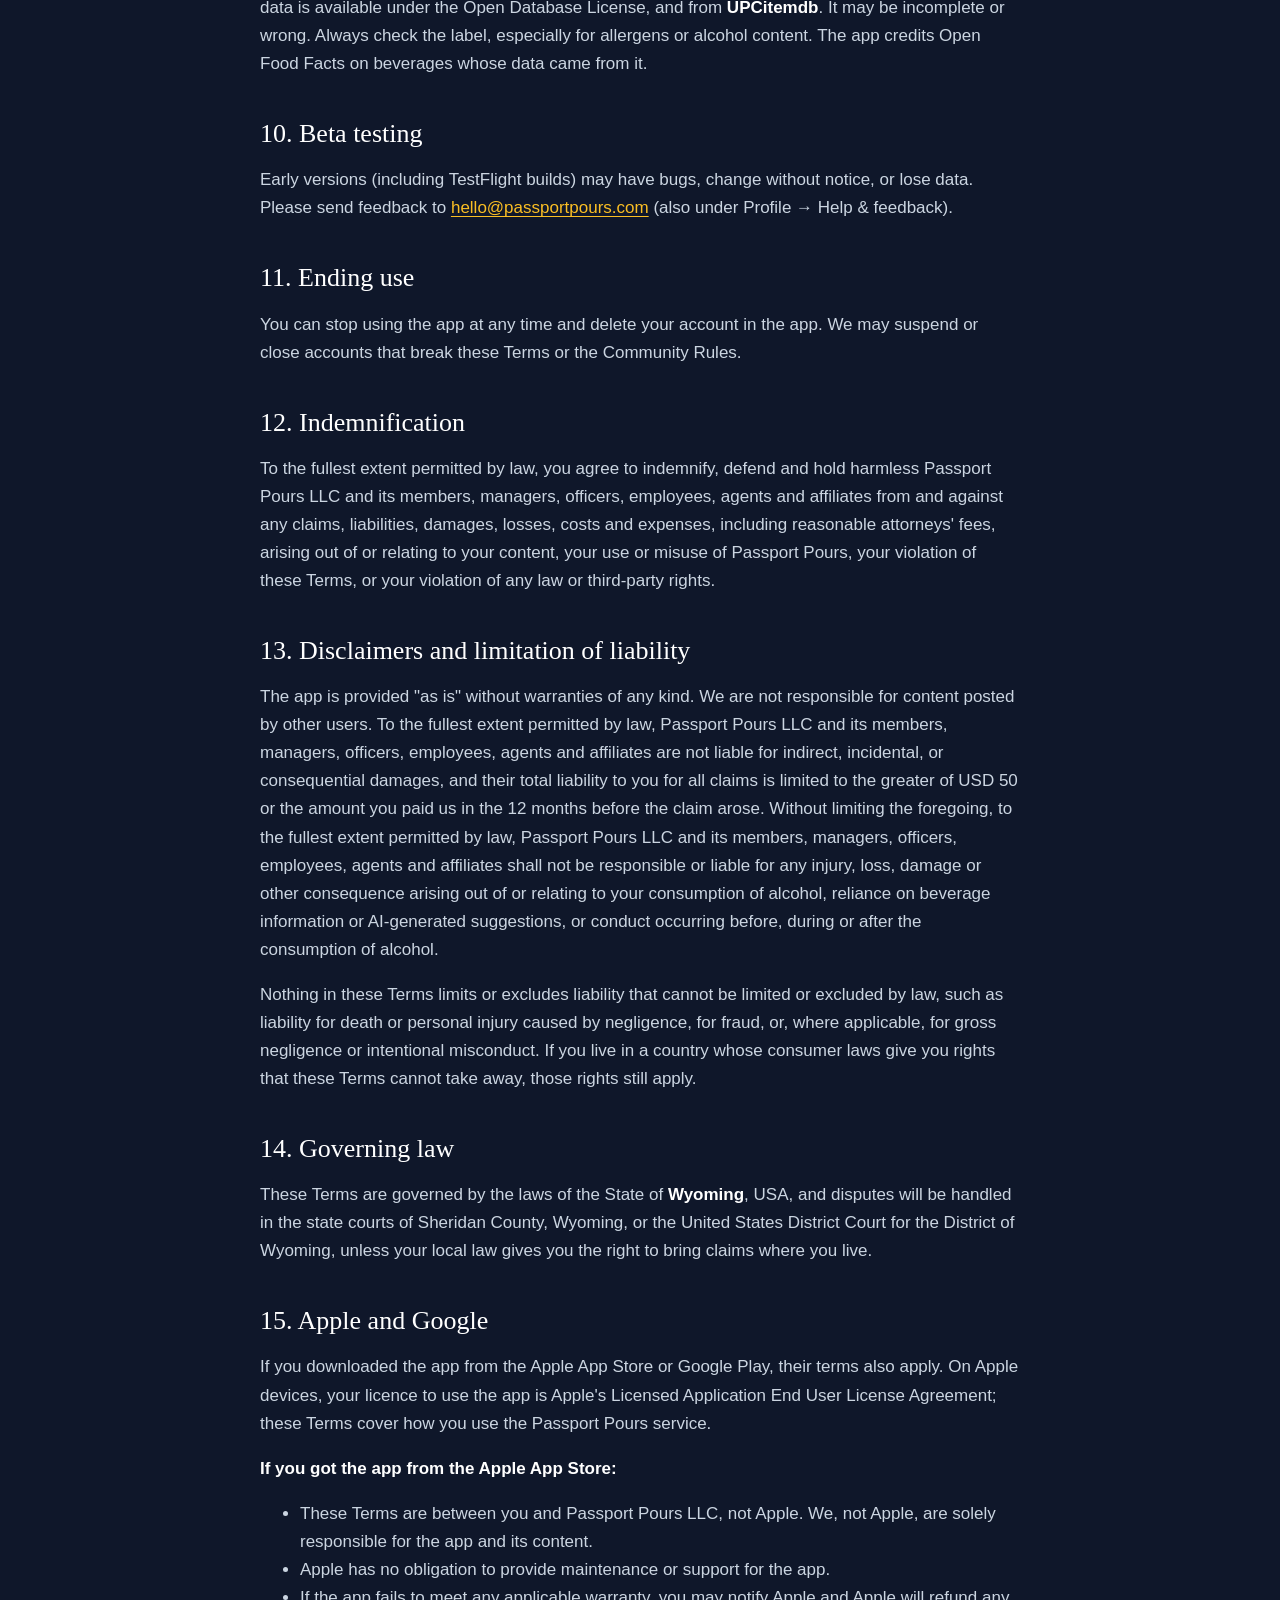
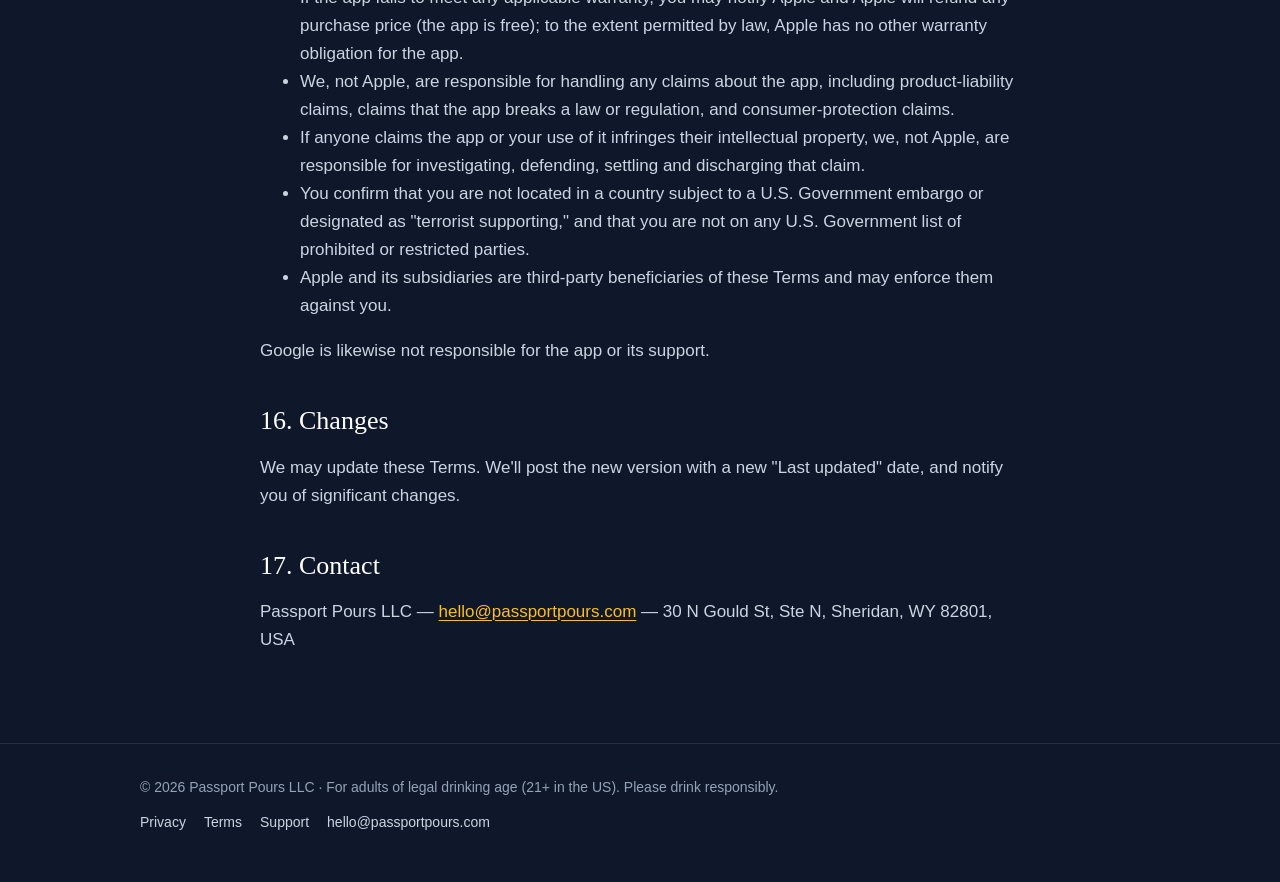
<file: terms/index.html>
<!doctype html>
<html lang="en">
<head>
  <meta charset="utf-8" />
  <meta name="viewport" content="width=device-width, initial-scale=1" />
  <title>Terms of Use — Passport Pours</title>
  <meta name="description" content="Passport Pours Terms of Use." />
  <meta name="theme-color" content="#0f172a" />
  
  <link rel="icon" href="/favicon.png" />
  <link rel="apple-touch-icon" href="/icon.png" />
  <link rel="stylesheet" href="/styles.css" />
</head>
<body>
  
  <header class="site-header">
    <div class="wrap">
      <a class="brand" href="/"><img src="/icon.png" alt="" width="34" height="34" />Passport Pours</a>
      <nav class="nav" aria-label="Main">
        <a href="/privacy/">Privacy</a>
        <a href="/terms/" aria-current="page" class="hide-sm">Terms</a>
        <a href="/support/">Support</a>
      </nav>
    </div>
  </header>
  <main>
<article class="doc wrap narrow">
<h1>Terms of Use</h1>
<p><em>Last updated: 5 October 2026</em></p>
<p>These Terms are an agreement between you and <strong>Passport Pours LLC</strong>, a Wyoming limited liability company (&quot;we&quot;, &quot;us&quot;), about your use of the Passport Pours app and website. By creating an account or using the app, you agree to them.</p>
<h2>1. Who can use Passport Pours</h2>
<p>You must be <strong>of legal drinking age where you live, never younger than 18, and at least 21 in the United States</strong>. By using the app you confirm that you are.</p>
<h2>2. Your account</h2>
<p>Keep your sign-in details private; you are responsible for activity on your account. One person per account. You can delete your account at any time in the app (Profile → Delete account).</p>
<h2>3. Drink responsibly</h2>
<p>Passport Pours is a journal and discovery tool for adults. It helps you record drinks you choose to try; it never tells you to drink, how much to drink, or when. We do not encourage excessive or underage drinking, and nothing in the app is medical, health, or nutritional advice.</p>
<p><strong>Your choices are yours.</strong> You alone are responsible for whether, what, where and how much you drink, and for what you do afterward. Never drink and drive, and follow the laws where you are, including local drinking ages and rules about where alcohol may be bought or consumed.</p>
<p><strong>Check before you drink.</strong> Drink details in the catalog (such as alcohol content, ingredients, allergens and country of origin) come from other users and outside databases and may be incomplete or wrong. Food pairings and trip drink lists are suggestions written by AI and may also be wrong or unavailable where you are. Always check the label, ask the seller, and check local laws before relying on anything in the app.</p>
<p><strong>Age.</strong> By using the app you confirm that you are of legal drinking age where you live, never younger than 18, and at least 21 in the United States. If you are not, you may not use Passport Pours.</p>
<p>If you&#39;re worried about your drinking or someone else&#39;s, help is free and confidential: in the US, call the SAMHSA National Helpline at <strong>1-800-662-4357</strong> (24/7), or contact your local health service.</p>
<h2>4. Your content</h2>
<p><strong>Your journal.</strong> Your tastings, notes, photos and lists belong to you. Unless you share them (section 6), they are visible only to you. You give us permission to store and process them solely to provide the app to you.</p>
<p><strong>Shared catalog.</strong> When you add or confirm a beverage (name, details, product photo), you give us a worldwide, non-exclusive, royalty-free license to display, adapt and distribute that information to other users as part of the catalog, including after you delete your account (without your name attached).</p>
<p><strong>Your responsibility.</strong> Only upload content you have the right to share. Do not upload anything unlawful, offensive, infringing, or that shows other people without their consent.</p>
<h2>5. Passport Pours ownership</h2>
<p>Passport Pours and its software, content, features, functionality, designs, trademarks and other intellectual property are owned by Passport Pours LLC or its licensors and may not be copied, modified, distributed, sold or otherwise used without our permission.</p>
<h2>6. Community</h2>
<p>Community (following, sharing tastings, Cheers and Alerts) is optional. To join, you choose a username and agree to the <strong>Community Rules</strong> below.</p>
<p><strong>What you share.</strong> When a tasting is shared, the whole tasting (drink, rating, notes, food pairing, location you typed, story and photos) is visible to your followers, and your map, stamps and badges are visible to them too. New tastings are shared by default; you can switch sharing off on any tasting at any time. Your account is private unless you make it public. The Privacy Policy explains exactly who sees what.</p>
<p><strong>Licence for shared content.</strong> You keep ownership of what you share. You give us a non-exclusive, royalty-free licence to store and display it to the people you&#39;ve allowed to see it, only for running Passport Pours. The licence ends when you stop sharing the tasting, delete it, or delete your account (except for copies kept in backups for a limited time, or when we must keep it for legal reasons).</p>
<p><strong>Community Rules.</strong> When using Community you must:</p>
<ol>
<li>Be of legal drinking age where you live (never under 18; 21+ in the United States).</li>
<li>Be kind: no harassment, hate, threats or bullying.</li>
<li>Keep it clean: no nudity, sexual or violent content.</li>
<li>Drink responsibly: don&#39;t promote drunk driving, binge drinking or drinking by minors.</li>
<li>Not post spam or advertising, or offer to sell alcohol.</li>
<li>Only share photos you took, and never share other people&#39;s private information.</li>
</ol>
<p>There is <strong>zero tolerance for objectionable content or abusive users.</strong></p>
<p><strong>Reporting and blocking.</strong> You can report any shared tasting or person from the ⋯ menu, and block anyone. Blocking takes effect immediately: follows between you are removed and neither of you can find or see the other in Community.</p>
<p><strong>Moderation.</strong> We don&#39;t review content before it&#39;s shared, but we review reports and aim to act within 24 hours. We may remove content, and suspend or delete accounts, that we believe break these Terms or the Community Rules. When we do, we&#39;ll tell you what we removed and why, unless the law or someone&#39;s safety prevents it. If you think we got it wrong, reply to that message or email <a href="mailto:hello@passportpours.com">hello@passportpours.com</a> and we&#39;ll take another look. We may also report illegal content to the authorities.</p>
<p><strong>Other users.</strong> Content shared by other users is theirs, not ours, and we don&#39;t endorse it. You&#39;re responsible for your own interactions with other users.</p>
<h2>7. Acceptable use</h2>
<p>Don&#39;t misuse the service: no scraping, reverse engineering, overloading our systems, creating fake or impersonation accounts, collecting other users&#39; information, or using the app to break the law.</p>
<h2>8. Copyright complaints</h2>
<p>If you believe content on Passport Pours infringes your copyright, please contact us at <a href="mailto:hello@passportpours.com">hello@passportpours.com</a>. We may remove infringing content and suspend or terminate repeat infringers.</p>
<h2>9. Product information</h2>
<p>Beverage information comes from users and from <strong>Open Food Facts</strong> (openfoodfacts.org), whose data is available under the Open Database License, and from <strong>UPCitemdb</strong>. It may be incomplete or wrong. Always check the label, especially for allergens or alcohol content. The app credits Open Food Facts on beverages whose data came from it.</p>
<h2>10. Beta testing</h2>
<p>Early versions (including TestFlight builds) may have bugs, change without notice, or lose data. Please send feedback to <a href="mailto:hello@passportpours.com">hello@passportpours.com</a> (also under Profile → Help &amp; feedback).</p>
<h2>11. Ending use</h2>
<p>You can stop using the app at any time and delete your account in the app. We may suspend or close accounts that break these Terms or the Community Rules.</p>
<h2>12. Indemnification</h2>
<p>To the fullest extent permitted by law, you agree to indemnify, defend and hold harmless Passport Pours LLC and its members, managers, officers, employees, agents and affiliates from and against any claims, liabilities, damages, losses, costs and expenses, including reasonable attorneys&#39; fees, arising out of or relating to your content, your use or misuse of Passport Pours, your violation of these Terms, or your violation of any law or third-party rights.</p>
<h2>13. Disclaimers and limitation of liability</h2>
<p>The app is provided &quot;as is&quot; without warranties of any kind. We are not responsible for content posted by other users. To the fullest extent permitted by law, Passport Pours LLC and its members, managers, officers, employees, agents and affiliates are not liable for indirect, incidental, or consequential damages, and their total liability to you for all claims is limited to the greater of USD 50 or the amount you paid us in the 12 months before the claim arose. Without limiting the foregoing, to the fullest extent permitted by law, Passport Pours LLC and its members, managers, officers, employees, agents and affiliates shall not be responsible or liable for any injury, loss, damage or other consequence arising out of or relating to your consumption of alcohol, reliance on beverage information or AI-generated suggestions, or conduct occurring before, during or after the consumption of alcohol.</p>
<p>Nothing in these Terms limits or excludes liability that cannot be limited or excluded by law, such as liability for death or personal injury caused by negligence, for fraud, or, where applicable, for gross negligence or intentional misconduct. If you live in a country whose consumer laws give you rights that these Terms cannot take away, those rights still apply.</p>
<h2>14. Governing law</h2>
<p>These Terms are governed by the laws of the State of <strong>Wyoming</strong>, USA, and disputes will be handled in the state courts of Sheridan County, Wyoming, or the United States District Court for the District of Wyoming, unless your local law gives you the right to bring claims where you live.</p>
<h2>15. Apple and Google</h2>
<p>If you downloaded the app from the Apple App Store or Google Play, their terms also apply. On Apple devices, your licence to use the app is Apple&#39;s Licensed Application End User License Agreement; these Terms cover how you use the Passport Pours service.</p>
<p><strong>If you got the app from the Apple App Store:</strong></p>
<ul>
<li>These Terms are between you and Passport Pours LLC, not Apple. We, not Apple, are solely responsible for the app and its content.</li>
<li>Apple has no obligation to provide maintenance or support for the app.</li>
<li>If the app fails to meet any applicable warranty, you may notify Apple and Apple will refund any purchase price (the app is free); to the extent permitted by law, Apple has no other warranty obligation for the app.</li>
<li>We, not Apple, are responsible for handling any claims about the app, including product-liability claims, claims that the app breaks a law or regulation, and consumer-protection claims.</li>
<li>If anyone claims the app or your use of it infringes their intellectual property, we, not Apple, are responsible for investigating, defending, settling and discharging that claim.</li>
<li>You confirm that you are not located in a country subject to a U.S. Government embargo or designated as &quot;terrorist supporting,&quot; and that you are not on any U.S. Government list of prohibited or restricted parties.</li>
<li>Apple and its subsidiaries are third-party beneficiaries of these Terms and may enforce them against you.</li>
</ul>
<p>Google is likewise not responsible for the app or its support.</p>
<h2>16. Changes</h2>
<p>We may update these Terms. We&#39;ll post the new version with a new &quot;Last updated&quot; date, and notify you of significant changes.</p>
<h2>17. Contact</h2>
<p>Passport Pours LLC — <a href="mailto:hello@passportpours.com">hello@passportpours.com</a> — 30 N Gould St, Ste N, Sheridan, WY 82801, USA</p>

</article>
  </main>
  <footer class="site-footer">
    <div class="wrap">
      <div>© 2026 Passport Pours LLC · For adults of legal drinking age (21+ in the US). Please drink responsibly.</div>
      <nav aria-label="Footer">
        <a href="/privacy/">Privacy</a>
        <a href="/terms/">Terms</a>
        <a href="/support/">Support</a>
        <a href="mailto:hello@passportpours.com">hello@passportpours.com</a>
      </nav>
    </div>
  </footer>
</body>
</html>
</file>
<file: styles.css>
/* Passport Pours — matches the app: dark slate, gold accents, Georgia headings. */
:root {
  --bg: #0f172a;
  --surface: #1e293b;
  --border: rgba(51, 65, 85, 0.6);
  --text: #f1f5f9;
  --muted: #94a3b8;
  --soft: #cbd5e1;
  --gold: #fbbf24;
  --gold-deep: #d97706;
  --note-bg: rgba(251, 191, 36, 0.08);
  --serif: Georgia, 'Times New Roman', serif;
  --sans: -apple-system, BlinkMacSystemFont, 'Segoe UI', Roboto, Helvetica, Arial, sans-serif;
}

* { box-sizing: border-box; }

html { color-scheme: dark; }

body {
  margin: 0;
  background: var(--bg);
  color: var(--text);
  font-family: var(--sans);
  font-size: 17px;
  line-height: 1.65;
  -webkit-font-smoothing: antialiased;
}

a { color: var(--gold); text-decoration-thickness: 1px; text-underline-offset: 3px; }
a:hover { color: #fcd34d; }

h1, h2, h3 { font-family: var(--serif); font-weight: 400; line-height: 1.2; color: #fff; }

.wrap { max-width: 1040px; margin: 0 auto; padding: 0 20px; }
.narrow { max-width: 760px; }

/* Header */
.site-header { border-bottom: 1px solid var(--border); }
.site-header .wrap { display: flex; align-items: center; justify-content: space-between; height: 68px; }
.brand { display: flex; align-items: center; gap: 10px; color: #fff; text-decoration: none; font-family: var(--serif); font-size: 20px; }
.brand img { width: 34px; height: 34px; border-radius: 8px; }
.nav { display: flex; gap: 20px; font-size: 15px; }
.nav a { color: var(--soft); text-decoration: none; }
.nav a:hover, .nav a[aria-current='page'] { color: var(--gold); }

/* Preview banner */
.preview-banner {
  background: repeating-linear-gradient(135deg, #7c2d12, #7c2d12 12px, #9a3412 12px, #9a3412 24px);
  color: #fff; text-align: center; font-size: 14px; font-weight: 600; padding: 8px 16px;
}

/* Landing */
.hero { text-align: center; padding-top: 72px; padding-bottom: 56px; }
.hero img.icon { width: 132px; height: 132px; border-radius: 30px; box-shadow: 0 20px 60px rgba(251, 191, 36, 0.18); }
.hero h1 { font-size: clamp(40px, 7vw, 64px); margin: 28px 0 8px; letter-spacing: 0.5px; }
.hero .slogan { font-family: var(--serif); font-size: clamp(20px, 3vw, 26px); color: var(--gold); margin: 0 0 16px; }
.hero .lede { color: var(--soft); max-width: 620px; margin: 0 auto 32px; font-size: 19px; }
.badge-soon {
  display: inline-block; padding: 12px 22px; border-radius: 999px; border: 1px solid var(--gold);
  color: var(--gold); font-weight: 600; letter-spacing: 0.3px;
}

.features { display: grid; grid-template-columns: repeat(3, 1fr); gap: 18px; padding-top: 24px; padding-bottom: 64px; }
@media (max-width: 860px) { .features { grid-template-columns: repeat(2, 1fr); } }
@media (max-width: 560px) { .features { grid-template-columns: 1fr; } }
.card { background: var(--surface); border: 1px solid var(--border); border-radius: 18px; padding: 24px; }
.card .emoji { font-size: 30px; }
.card h3 { font-size: 22px; margin: 12px 0 6px; }
.card p { color: var(--muted); margin: 0; font-size: 16px; }

.band { border-top: 1px solid var(--border); border-bottom: 1px solid var(--border); background: rgba(30, 41, 59, 0.45); padding: 48px 0; text-align: center; }
.band h2 { font-size: 30px; margin: 0 0 10px; }
.band p { color: var(--soft); margin: 0 auto; max-width: 640px; }

/* Document pages (privacy, terms, support) */
.doc { padding: 48px 0 72px; }
.doc h1 { font-size: 40px; margin: 0 0 8px; }
.doc h2 { font-size: 26px; margin: 40px 0 10px; }
.doc h3 { font-size: 20px; margin: 28px 0 8px; }
.doc p, .doc li { color: var(--soft); }
.doc strong { color: #fff; }
.doc table { width: 100%; border-collapse: collapse; margin: 16px 0; font-size: 15px; display: block; overflow-x: auto; }
.doc th, .doc td { border: 1px solid var(--border); padding: 8px 10px; text-align: left; vertical-align: top; }
.doc th { background: var(--surface); color: #fff; }
.doc blockquote { margin: 16px 0; padding: 12px 16px; border-left: 3px solid var(--border); color: var(--muted); }

/* Internal draft notes — visible in preview only; publishing refuses while any remain. */
.draft-note {
  margin: 16px 0; padding: 12px 16px; border: 1px dashed var(--gold-deep); border-radius: 10px;
  background: var(--note-bg); color: #fde68a; font-size: 15px;
}
.draft-note::before { content: 'Internal note (preview only): '; font-weight: 700; }
mark.placeholder { background: #b45309; color: #fff; padding: 0 4px; border-radius: 4px; }

/* Footer */
.site-footer { border-top: 1px solid var(--border); padding: 32px 0 48px; color: var(--muted); font-size: 14px; }
.site-footer .wrap { display: flex; flex-wrap: wrap; gap: 12px 28px; justify-content: space-between; }
.site-footer nav { display: flex; gap: 18px; flex-wrap: wrap; }
.site-footer a { color: var(--soft); text-decoration: none; }
.site-footer a:hover { color: var(--gold); }

@media (max-width: 560px) {
  .nav { gap: 14px; font-size: 14px; }
  .nav .hide-sm { display: none; }
}
</file>
